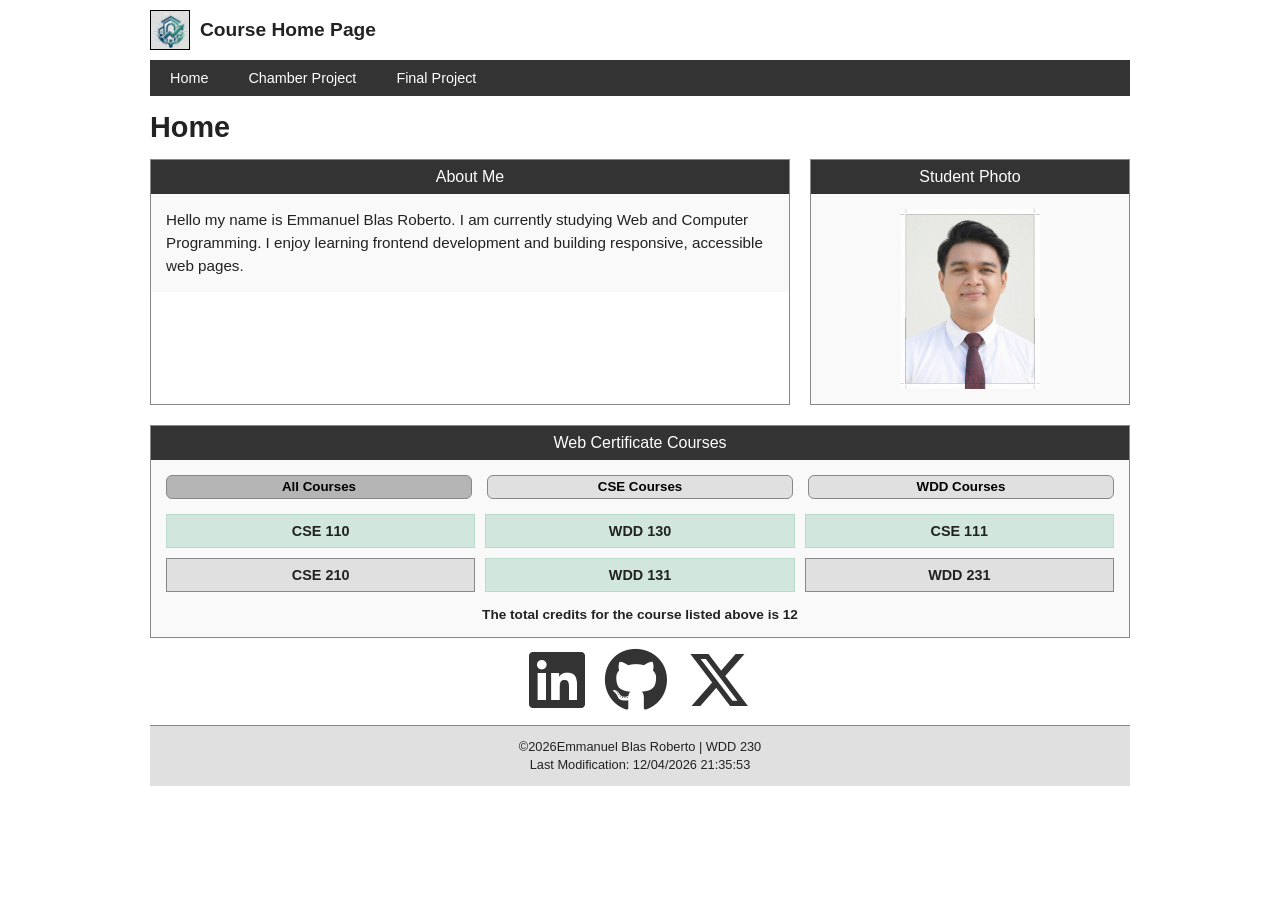
<file: index.html>
<!DOCTYPE html>
<html lang="en">
<head>
    <meta charset="UTF-8">
    <meta name="viewport" content="width=device-width, initial-scale=1.0">
    <title>WDD 231 - Course Home Page | Emmanuel Blas Roberto</title>
    <meta name="description" content="Course home page for Emmanuel Blas Roberto showcasing Web and Computer Programming Certificate course">
    <meta name="author" content="Emmanuel Blas Roberto">

    <link rel="preconnect" href="https://fonts.googleapis.com">
    <link rel="preconnect" href="https://fonts.gstatic.com" crossorigin>
    <link href="https://fonts.googleapis.com/css2?family=Roboto:wght@400;700&display=swap" rel="stylesheet">
    <link rel="stylesheet" href="https://cdnjs.cloudflare.com/ajax/libs/font-awesome/6.5.1/css/all.min.css">

     <link rel="stylesheet" href="styles/small.css">
     <link rel="stylesheet" href="styles/larger.css">


    <script src="scripts/navigation.js" defer ></script>
    <script src="scripts/course.js" defer></script>
    <script src="scripts/date.js" defer ></script>


   
</head>
<body>
    <header>
        <div class="logo-area">
            <img src="images/web-logo.jpg" alt="Web logo"  class="logo-placeholder" width="40" height="40">
            <span class="site-name">Course Home Page</span>
        </div>

        <button id="menu-button" aria-label="Toggle Navigation Menu">&#9776;</button>
        <nav id="nav-menu">
            <a href="index.html">Home</a>
            <a href="chamber/index.html">Chamber Project</a>
            <a href="final/index.html">Final Project</a>
        </nav>
    </header>


    <main>
        <h1>Home</h1>
        <div class="top-content">
            <section class="card about-card">
                <h2>About Me</h2>
                <div class="card-body">
                    <p>Hello my name is Emmanuel Blas Roberto. I am currently studying Web and Computer Programming. I enjoy learning frontend development and building responsive, accessible web pages.</p>
                </div>
            </section>

            <section class="card photo-card">
                <h2>Student Photo</h2>
                <div class="card-body image-container">
                    <img src="images/profile.jpg" alt="My Profile picture" loading="lazy">
                </div>
            </section>
        </div>
            <section class="card courses-card">
                <h2>Web Certificate Courses</h2>
                    <div class="card-body">
                        <div class="filter-buttons">
                            <button id="all-btn"  class="active">All Courses</button>
                            <button id="cse-btn">CSE Courses</button>
                            <button id="wdd-btn">WDD Courses</button>
                        </div>

                        <div id="course-container" class="course-grid"></div>
                        <p id="total-credits" class="credits-info"></p>
                    </div>
            </section>
            
                <div class="social-links">
                    <a href="https://www.linkedin.com/in/emmanuel-blas-roberto-b369972b3/" target="_blank" rel="noopener noreferrer" aria-label="LinkedIn">
                        <i class="fa-brands fa-linkedin fa-2xl"></i>
                    </a>

                    <a href="https://github.com/EmmanuelBlas-eng/wdd231" target="_blank" rel="noopener noreferrer" aria-label="GitHub">
                        <i class="fa-brands fa-github fa-2xl"></i>
                    </a>

                    <a href="https://x.com/yourhandle" target="_blank" rel="noopener noreferrer" aria-label="X (Twitter)">
                        <i class="fa-brands fa-x-twitter fa-2xl"></i>
                    </a>
                </div>

    </main>
    <footer>
        <p>&copy;<span id="currentYear"></span>Emmanuel Blas Roberto | WDD 230</p>
        <p id="lastModified"></p>
    </footer>
</body>
</html>
</file>
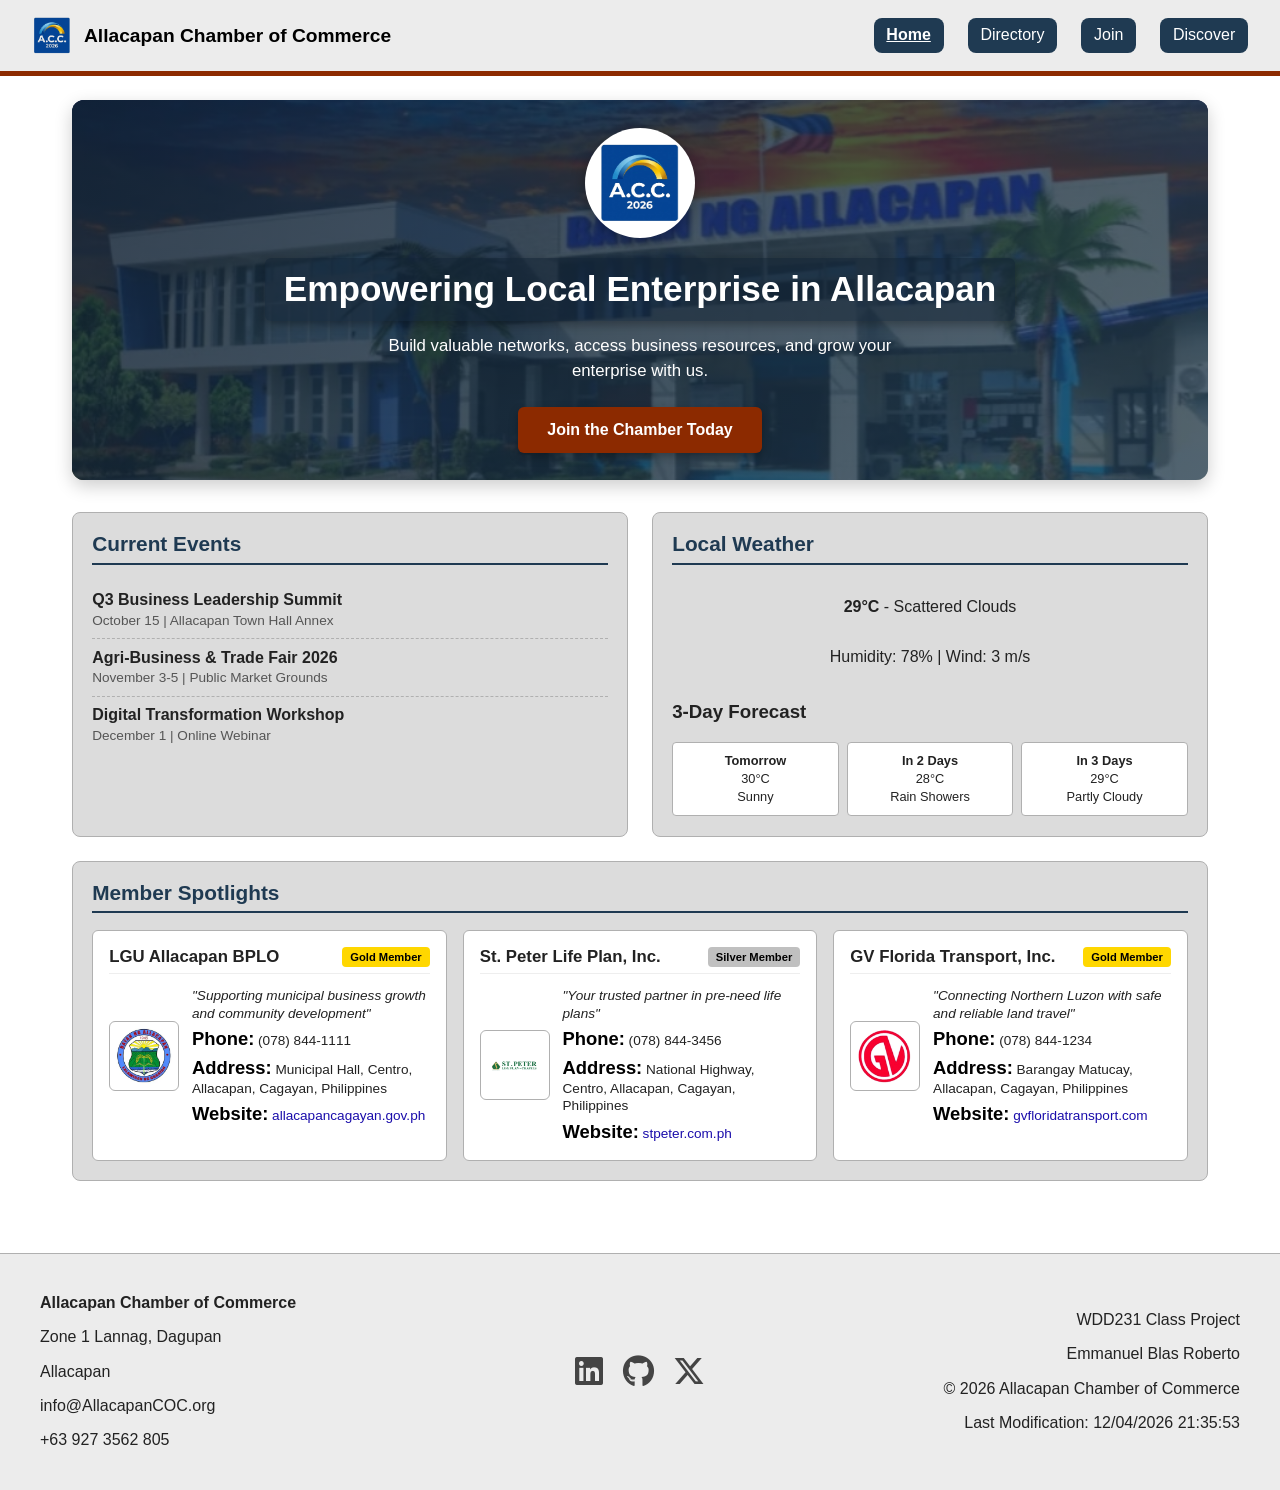
<file: chamber/index.html>
<!DOCTYPE html>
<html lang="en">
<head>
    <meta charset="UTF-8">
    <meta name="viewport" content="width=device-width, initial-scale=1.0">
    <title>Home | Allacapan Chamber of Commerce</title>
    <meta name="description" content="Welcome to the Allacapan Chamber of Commerce. Discover local business events, news, weather updates, and member spotlights.">
    <meta name="author" content="Emmanuel Blas Roberto">

    <link rel="icon" href="../chamber/images/acc-logo.webp" type="image/x-icon">

    <!-- Open Graph Meta Tags -->
    <meta property="og:title" content="Emmanuel Blas Roberto | Allacapan Chamber of Commerce Home">
    <meta property="og:type" content="website">
    <meta property="og:image" content="https://emmanuelblas-eng.github.io/wdd231/chamber/images/acc-logo.webp">
    <meta property="og:url" content="https://emmanuelblas-eng.github.io/wdd231/chamber/index.html">
    <meta property="og:description" content="Supporting business growth and community development in Allacapan, Cagayan.">

    <!-- External Styles and Fonts -->
    <link rel="stylesheet" href="https://cdnjs.cloudflare.com/ajax/libs/font-awesome/6.5.1/css/all.min.css" crossorigin="anonymous" referrerpolicy="no-referrer" />
    <link rel="preconnect" href="https://fonts.googleapis.com">
    <link rel="preconnect" href="https://fonts.gstatic.com" crossorigin>
    <link href="https://fonts.googleapis.com/css2?family=Roboto:wght@400;700&display=swap" rel="stylesheet">

    <!-- CSS Files -->
    <link rel="stylesheet" href="../chamber/normalize.css">
    <link rel="stylesheet" href="../chamber/styles/small.css">
    <link rel="stylesheet" href="../chamber/styles/large.css">

    <!-- JavaScript File -->
    <script src="../chamber/scripts/index.js" defer></script>
</head>
<body>
    <header>
        <div class="logo-container">
            <img src="../chamber/images/acc-logo.webp" alt="Chamber Logo" width="40" height="40">
            <span class="site-name">Allacapan Chamber of Commerce</span>
        </div>
        
        <button id="hamburger-menu" aria-label="Toggle Navigation Menu">&#9776;</button>

        <nav id="primary-nav">
            <ul>
                <li><a href="index.html" class="active">Home</a></li>
                <li><a href="directory.html">Directory</a></li>
                <li><a href="join.html">Join</a></li>
                <li><a href="discover.html">Discover</a></li>
            </ul>
        </nav>
    </header>

    <main>
        <!-- Hero Section with CTA (Call-to-Action) Overlaid Link -->
        <section class="hero">
             <img src="./images/allacapan-municipal-hall.webp" alt="allacapan municipal hall" class="hero-bg-img" loading="eager">

            <div class="hero-overlay"></div>
            <div class="hero-content">
               
                <div class="hero-logo-box">
                    <img src="../chamber/images/acc-logo.webp" alt="Allacapan Town Center Hero View" class="hero-logo" loading="eager">
                </div>
            
                <h1>Empowering Local Enterprise in Allacapan</h1>
                <p>Build valuable networks, access business resources, and grow your enterprise with us.</p>
                <a href="join.html" class="cta-button">Join the Chamber Today</a>
            </div>
        </section>

        <!-- Home Page Grid Sections -->
        <div class="home-grid">
            <!-- Current Events Section -->
            <section class="card events-card">
                <h2>Current Events</h2>
                <ul class="events-list">
                    <li>
                        <strong>Q3 Business Leadership Summit</strong>
                        <p>October 15 | Allacapan Town Hall Annex</p>
                    </li>
                    <li>
                        <strong>Agri-Business & Trade Fair 2026</strong>
                        <p>November 3-5 | Public Market Grounds</p>
                    </li>
                    <li>
                        <strong>Digital Transformation Workshop</strong>
                        <p>December 1 | Online Webinar</p>
                    </li>
                </ul>
            </section>

            <!-- Weather Section -->
            <section class="card weather-card">
                <h2>Local Weather</h2>
                <div id="weather-current" class="weather-current">
                    <p>Loading weather data...</p>
                </div>
                <h3>3-Day Forecast</h3>
                <div id="weather-forecast" class="weather-forecast">
                    <!-- Dynamic 3-Day Forecast populated by JS -->
                </div>
            </section>

            <!-- Member Spotlights Section -->
            <section class="card spotlights-card">
                <h2>Member Spotlights</h2>
                <div id="spotlights-container" class="spotlights-container">
                    <!-- Dynamic Spotlights loaded via Fetch/Async JS -->
                </div>
            </section>
        </div>
    </main>

    <footer>
        <div class="footer-info">
            <div class="contact-info">
                <p><strong>Allacapan Chamber of Commerce</strong></p>
                <p>Zone 1 Lannag, Dagupan</p> 
                <p>Allacapan</p>
                <p>info@AllacapanCOC.org</p>
                <p>+63 927 3562 805</p>
            </div>
            
            <div class="social-links">
                <a href="https://www.linkedin.com/in/emmanuel-blas-roberto-b369972b3/" target="_blank" rel="noopener noreferrer" aria-label="LinkedIn">
                    <i class="fa-brands fa-linkedin fa-2xl"></i>
                </a>

                <a href="https://github.com/EmmanuelBlas-eng/wdd231" target="_blank" rel="noopener noreferrer" aria-label="GitHub">
                    <i class="fa-brands fa-github fa-2xl"></i>
                </a>

                <a href="https://x.com/yourhandle" target="_blank" rel="noopener noreferrer" aria-label="X (Twitter)">
                    <i class="fa-brands fa-x-twitter fa-2xl"></i>
                </a>
            </div>

            <div class="dev-info">
                <p>WDD231 Class Project</p>
                <p>Emmanuel Blas Roberto</p>
                <p>&copy; <span id="currentyear"></span> Allacapan Chamber of Commerce</p>
                <p id="lastModified"></p>
            </div>
        </div>
    </footer>
</body>
</html>
</file>
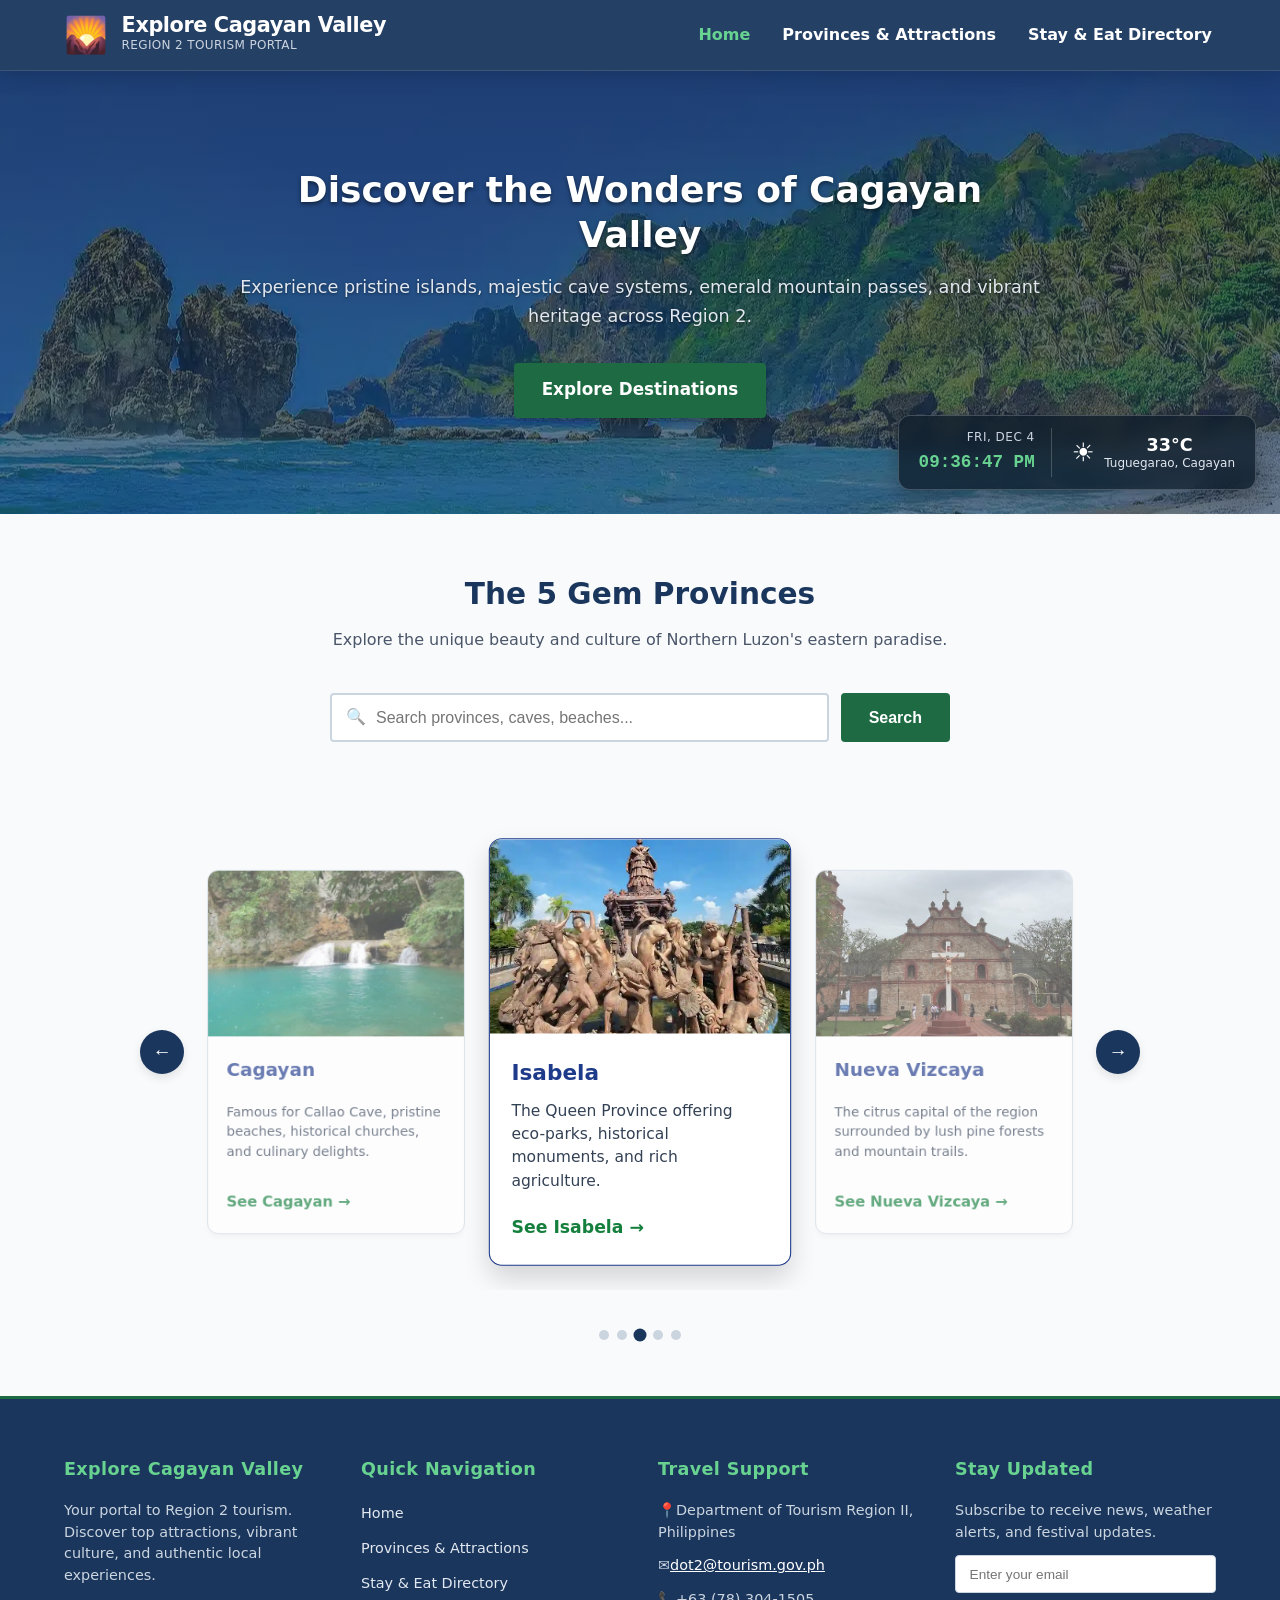
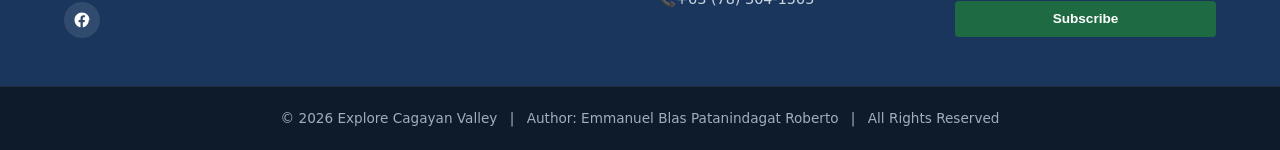
<file: finalproject/index.html>
<!DOCTYPE html>
<html lang="en">
<head>
    <meta charset="UTF-8">
    <meta name="viewport" content="width=device-width, initial-scale=1.0">
    <title>Explore Cagayan Valley | Official Region 2 Tourism Portal</title>

    <!-- SEO Meta Tags -->
    <meta name="description" content="Discover Cagayan Valley (Region 2). Plan your trip to Batanes, Cagayan, Isabela, Nueva Vizcaya, and Quirino with top eco-tours and travel guides.">
    <meta name="author" content="Emmanuel Blas Patanindagat Roberto">

    <!-- Open Graph / Social Sharing Meta Tags -->
    <meta property="og:title" content="Explore Cagayan Valley | Official Region 2 Tourism Portal">
    <meta property="og:description" content="Discover Cagayan Valley (Region 2). Plan your trip to Batanes, Cagayan, Isabela, Nueva Vizcaya, and Quirino with top eco-tours and travel guides.">
    <meta property="og:type" content="website">
    <meta property="og:url" content="https://emmanuelblas-eng.github.io/wdd231/finalproject/index.html">
    <meta property="og:image" content="https://emmanuelblas-eng.github.io/wdd231/finalproject/images/sabtang-island-batanes.webp">

    
    <link rel="icon" href="data:image/svg+xml,%3Csvg%20xmlns=%22http://www.w3.org/2000/svg%22%20viewBox=%220%200%20100%20100%22%3E%3Ctext%20y=%22.9em%22%20font-size=%2290%22%3E🌄%3C/text%3E%3C/svg%3E">
    <link rel="preload" as="image" fetchpriority="high" href="images/sabtang-island-batanes.webp">


    <link rel="stylesheet" href="https://cdnjs.cloudflare.com/ajax/libs/font-awesome/6.5.1/css/all.min.css" crossorigin="anonymous" referrerpolicy="no-referrer" />
    <link rel="preconnect" href="https://fonts.googleapis.com">
    <link rel="preconnect" href="https://fonts.gstatic.com" crossorigin>
    <link href="https://fonts.googleapis.com/css2?family=Roboto:wght@400;700&display=swap" rel="stylesheet">


    <link rel="stylesheet" href="./styles/small.css">
    <link rel="stylesheet" href="./styles/large.css">


    <script type="module" src="./scripts/index.js"></script>
    <script type="module" src="./scripts/slider.js"></script>
    <script type="module" src="./scripts/footer.js"></script>
    <script type="module" src="./scripts/widget.js"></script>

    </head>
<body>
    <header class="site-header">
        <div class="header-container">
            <a href="index.html" class="logo-box">
                <span class="logo-icon">🌄</span>
                <div class="logo-text">
                    <span class="site-title">Explore Cagayan Valley</span>
                    <span class="site-tagline">Region 2 Tourism Portal</span>
                </div>
            </a>
            <button id="hamburger-menu" class="hamburger-btn" type="button" aria-label="Toggle Navigation Menu" aria-controls="primary-nav" aria-expanded="false">
                <span class="bar"></span><span class="bar"></span><span class="bar"></span>
            </button>
            <nav id="primary-nav" class="nav-menu">
                <ul>
                    <li><a href="index.html" class="nav-link active" aria-current="page">Home</a></li>
                    <li><a href="provinces.html" class="nav-link">Provinces &amp; Attractions</a></li>
                    <li><a href="directory.html" class="nav-link">Stay &amp; Eat Directory</a></li>
                </ul>
            </nav>
        </div>
    </header>

    <main>
        <section class="hero-section">
            <div class="hero-content">

                <h1>Discover the Wonders of Cagayan Valley</h1>
                <p>Experience pristine islands, majestic cave systems, emerald mountain passes, and vibrant heritage across Region 2.</p>
                <a href="provinces.html" class="btn-cta">Explore Destinations</a>
            </div>

            <!-- Live Date, Time & Weather Badge -->
            <div class="hero-widget" id="heroWidget">
                <div class="widget-time-box">
                    <span id="widget-date">Loading date...</span>
                    <span id="widget-time" class="widget-time">--:--:-- --</span>
                </div>
                <div class="widget-weather-box">
                    <span id="widget-weather-icon">🌤️</span>
                    <div class="widget-weather-info">
                        <span id="widget-temp">--°C</span>
                        <span id="widget-location">Tuguegarao, Cagayan</span>
                    </div>
                </div>
            </div>
        </section>

        <section class="section-container">
            <div class="section-header">
                <h2>The 5 Gem Provinces</h2>
                <p>Explore the unique beauty and culture of Northern Luzon's eastern paradise.</p>
            </div>

            <!-- Search / Filter Bar -->
            <form class="search-bar-container" action="provinces.html" method="GET" role="search">
                <div class="search-input-wrapper">
                    <span class="search-icon">🔍</span>
                    <input
                        type="search" 
                        id="province-search-input"
                        name="q"
                        placeholder="Search provinces, caves, beaches..." 
                        aria-label="Search destinations"
                    >
                </div>
                <button type="submit" class="btn-search">Search</button>
            </form>

            <!-- Carousel Slider Container -->
            <div class="carousel-wrapper">
                <button type="button" class="carousel-btn prev-btn" id="prevBtn" aria-label="Previous Slide">&larr;</button>

                <div class="carousel-track-container">
                    <div class="carousel-track" id="carouselTrack">

                        <article class="summary-card ">
                            <div class="card-image-wrapper">
                                <img src="images/sabtang-island-batanes.webp" alt="Batanes scenery" width="1280" height="878" loading="lazy" decoding="async">
                            </div>
                            <div class="card-content">
                                <h3>Batanes</h3>
                                <p>Home of dramatic coastal cliffs, rolling pastures, and traditional Ivatan stone houses.</p>
                                <a href="provinces.html?province=batanes" class="card-link">See Batanes &rarr;</a>
                            </div>
                        </article>

                        <article class="summary-card">
                            <div class="card-image-wrapper">
                                    <img src="images/cagayan.webp" alt="Cagayan river and waterfall" width="1252" height="873" loading="lazy" decoding="async">
                                </div>
                            <div class="card-content">
                                    <h3>Cagayan</h3>
                                    <p>Famous for Callao Cave, pristine beaches, historical churches, and culinary delights.</p>
                                    <a href="provinces.html?province=cagayan" class="card-link">See Cagayan &rarr;</a>
                                </div>
                        </article>

                        <!-- Set Isabela as active by default -->
                        <article class="summary-card active">
                            <div class="card-image-wrapper">
                                    <img src="images/isabela.webp" alt="Isabela historic monument and fountain" width="764" height="718" loading="lazy" decoding="async">
                                </div>
                            <div class="card-content">
                                    <h3>Isabela</h3>
                                    <p>The Queen Province offering eco-parks, historical monuments, and rich agriculture.</p>
                                    <a href="provinces.html?province=isabela" class="card-link">See Isabela &rarr;</a>
                                </div>
                        </article>

                        <article class="summary-card">
                            <div class="card-image-wrapper">
                                    <img src="images/nueva-viscaya.webp" alt="Nueva Vizcaya historic church facade" width="500" height="500" loading="lazy" decoding="async">
                                </div>
                            <div class="card-content">
                                    <h3>Nueva Vizcaya</h3>
                                    <p>The citrus capital of the region surrounded by lush pine forests and mountain trails.</p>
                                    <a href="provinces.html?province=nueva-vizcaya" class="card-link">See Nueva Vizcaya &rarr;</a>
                                </div>
                        </article>

                        <article class="summary-card">
                            <div class="card-image-wrapper">
                                    <img src="images/quirino.webp" alt="Quirino river gorge and rock formation" width="1120" height="847" loading="lazy" decoding="async">
                                </div>
                            <div class="card-content">
                                    <h3>Quirino</h3>
                                    <p>The forest heartland featuring turquoise river gorges and thrilling water adventures.</p>
                                    <a href="provinces.html?province=quirino" class="card-link">See Quirino &rarr;</a>
                                </div>
                        </article>

                    </div>
                </div>

                <button type="button" class="carousel-btn next-btn" id="nextBtn" aria-label="Next Slide">&rarr;</button>
            </div>

            <!-- Navigation Indicators/Dots -->
            <div class="carousel-dots" id="carouselDots"></div>
        </section>
    </main>

    <footer class="site-footer">
        <!-- Dynamic 4-Column Grid -->
        <div class="footer-container" id="dynamic-footer-grid"></div>

        <!-- Bottom Copyright Bar -->
        <div class="footer-bottom">
            <p>&copy; <span id="footer-year">2026</span> Explore Cagayan Valley <span class="divider">|</span> Author: Emmanuel Blas Patanindagat Roberto <span class="divider">|</span> All Rights Reserved</p>
        </div>
    </footer>

</body>
</html>
</file>
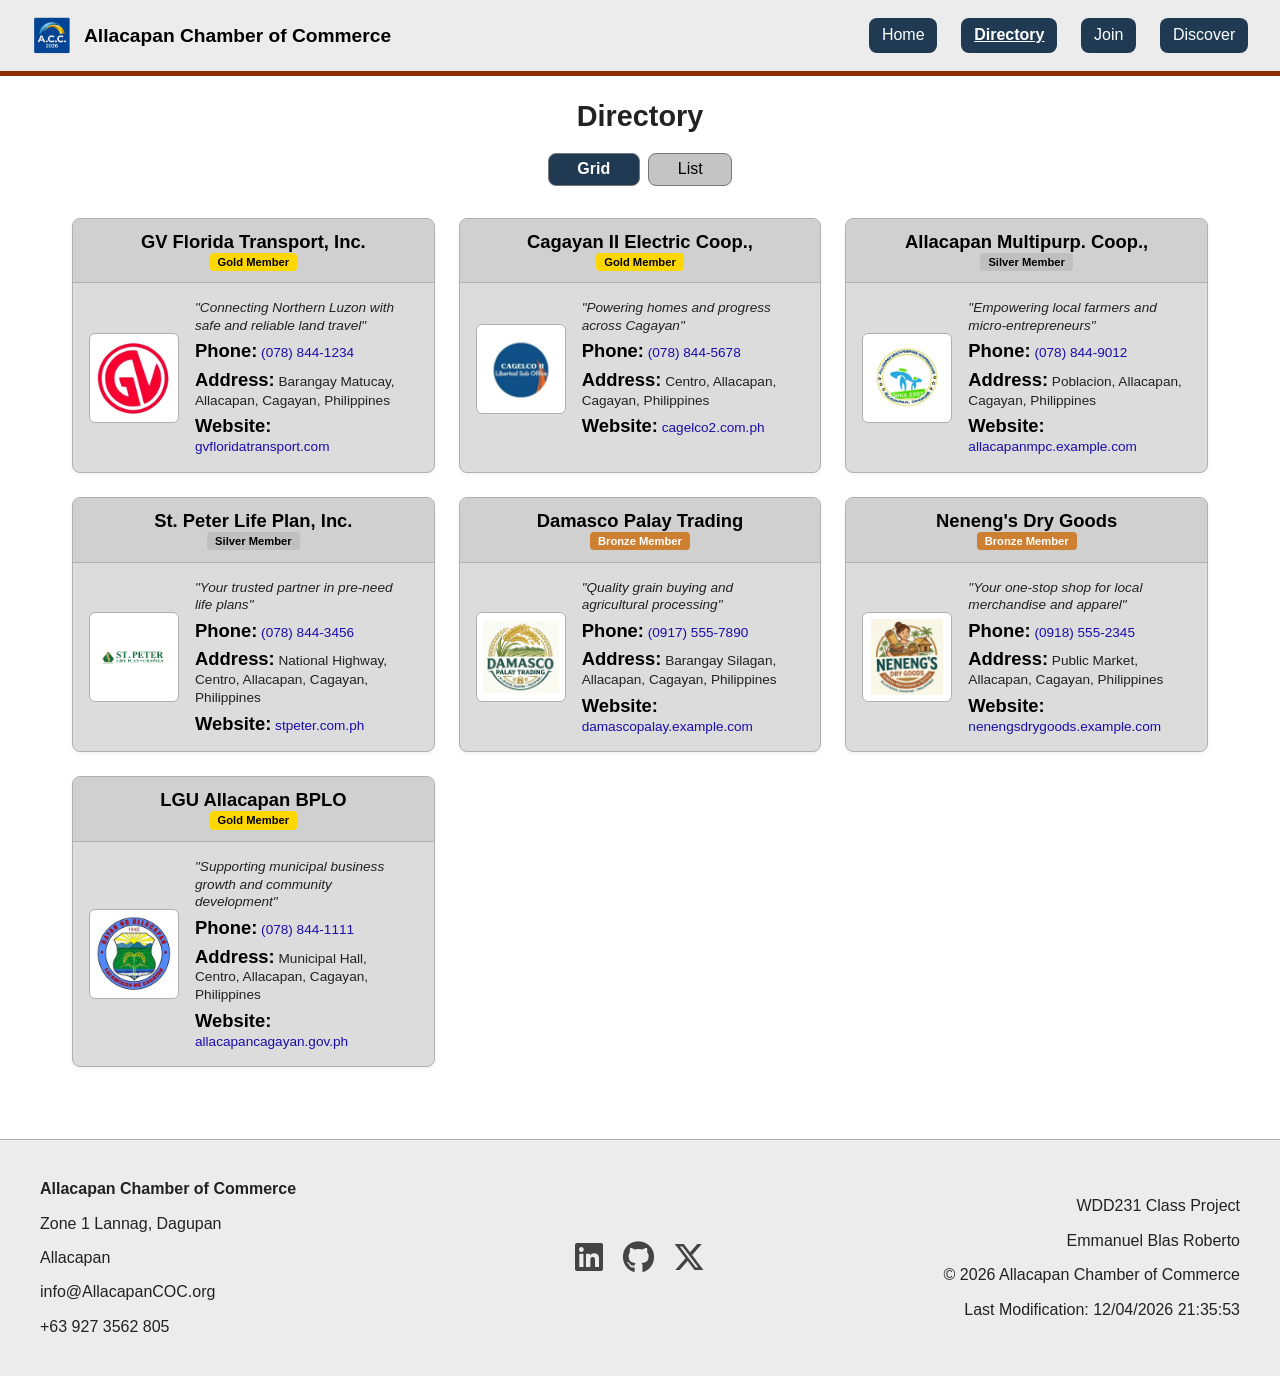
<file: chamber/directory.html>
<!DOCTYPE html>
<html lang="en">
<head>
    <meta charset="UTF-8">
    <meta name="viewport" content="width=device-width, initial-scale=1.0">
    <title>Directory | Allacapan Chamber of Commerce</title>
    <meta name="description" content="Browse local businesses supporting the Allacapan Chamber of Commerce.">
    <meta name="author" content="Emmanuel Blas Roberto">

    <link rel="icon" href="../chamber/images/acc-logo.webp" type="image/x-icon">

   
    <meta property="og:title" content="Emmanuel Blas Roberto | Allacapan Chamber of Commerce Directory">
    <meta property="og:type" content="website">
    <meta property="og:image" content="https://emmanuelblas-eng.github.io/wdd231/chamber/images/acc-logo.webp">
    <meta property="og:url" content="https://emmanuelblas-eng.github.io/wdd231/chamber/directory.html">
    <meta property="og:description" content="Connect with local business members and explore service opportunities in Allacapan Chamber of Commerce directory.">

   
    <link rel="stylesheet" href="https://cdnjs.cloudflare.com/ajax/libs/font-awesome/6.5.1/css/all.min.css" crossorigin="anonymous" referrerpolicy="no-referrer" />

    <link rel="preconnect" href="https://fonts.googleapis.com">
    <link rel="preconnect" href="https://fonts.gstatic.com" crossorigin>
    <link href="https://fonts.googleapis.com/css2?family=Roboto:wght@400;700&display=swap" rel="stylesheet">
    <link rel="stylesheet" href="https://cdnjs.cloudflare.com/ajax/libs/font-awesome/6.5.1/css/all.min.css">

    <link rel="stylesheet" href="../chamber/normalize.css">
    <link rel="stylesheet" href="../chamber/styles/small.css">
    <link rel="stylesheet" href="../chamber/styles/large.css">

    <script src="../chamber/scripts/directory.js" defer></script>
</head>
<body>
    <header>
        <div class="logo-container">
            <img src="../chamber/images/acc-logo.webp" alt="Chamber Logo" width="40" height="40">
            <span class="site-name">Allacapan Chamber of Commerce</span>
        </div>
        
        <button id="hamburger-menu" aria-label="Toggle Navigation Menu">&#9776;</button>

        <nav id="primary-nav">
            <ul>
                <li><a href="index.html">Home</a></li>
                <li><a href="directory.html" class="active">Directory</a></li>
                <li><a href="join.html">Join</a></li>
                <li><a href="discover.html">Discover</a></li>
            </ul>
        </nav>
    </header>

    <main>
        <h1>Directory</h1>

        <div class="views-toggle">
            <button id="grid-view" class="active-view">Grid</button>
            <button id="list-view">List</button>
        </div>

        <div id="members-container" class="grid-view">
            <!-- Dynamically Populated Cards -->
        </div>
    </main>

    <footer>
        <div class="footer-info">
            <div class="contact-info">
                <p><strong>Allacapan Chamber of Commerce</strong></p>
                <p>Zone 1 Lannag, Dagupan   </p> 
                <p>Allacapan</p>
                <p>info@AllacapanCOC.org</p>
                <p>+63 927 3562 805</p>
            </div>
            
            <div class="social-links">
                    <a href="https://www.linkedin.com/in/emmanuel-blas-roberto-b369972b3/" target="_blank" rel="noopener noreferrer" aria-label="LinkedIn">
                        <i class="fa-brands fa-linkedin fa-2xl"></i>
                    </a>

                    <a href="https://github.com/EmmanuelBlas-eng/wdd231" target="_blank" rel="noopener noreferrer" aria-label="GitHub">
                        <i class="fa-brands fa-github fa-2xl"></i>
                    </a>

                    <a href="https://x.com/yourhandle" target="_blank" rel="noopener noreferrer" aria-label="X (Twitter)">
                        <i class="fa-brands fa-x-twitter fa-2xl"></i>
                    </a>
                </div>

            <div class="dev-info">
                <p>WDD231 Class Project</p>
                <p>Emmanuel Blas Roberto</p>
                <p>&copy; <span id="currentyear"></span> Allacapan Chamber of Commerce</p>
                <p id="lastModified"></p>
            </div>
        </div>
    </footer>
</body>
</html>
</file>
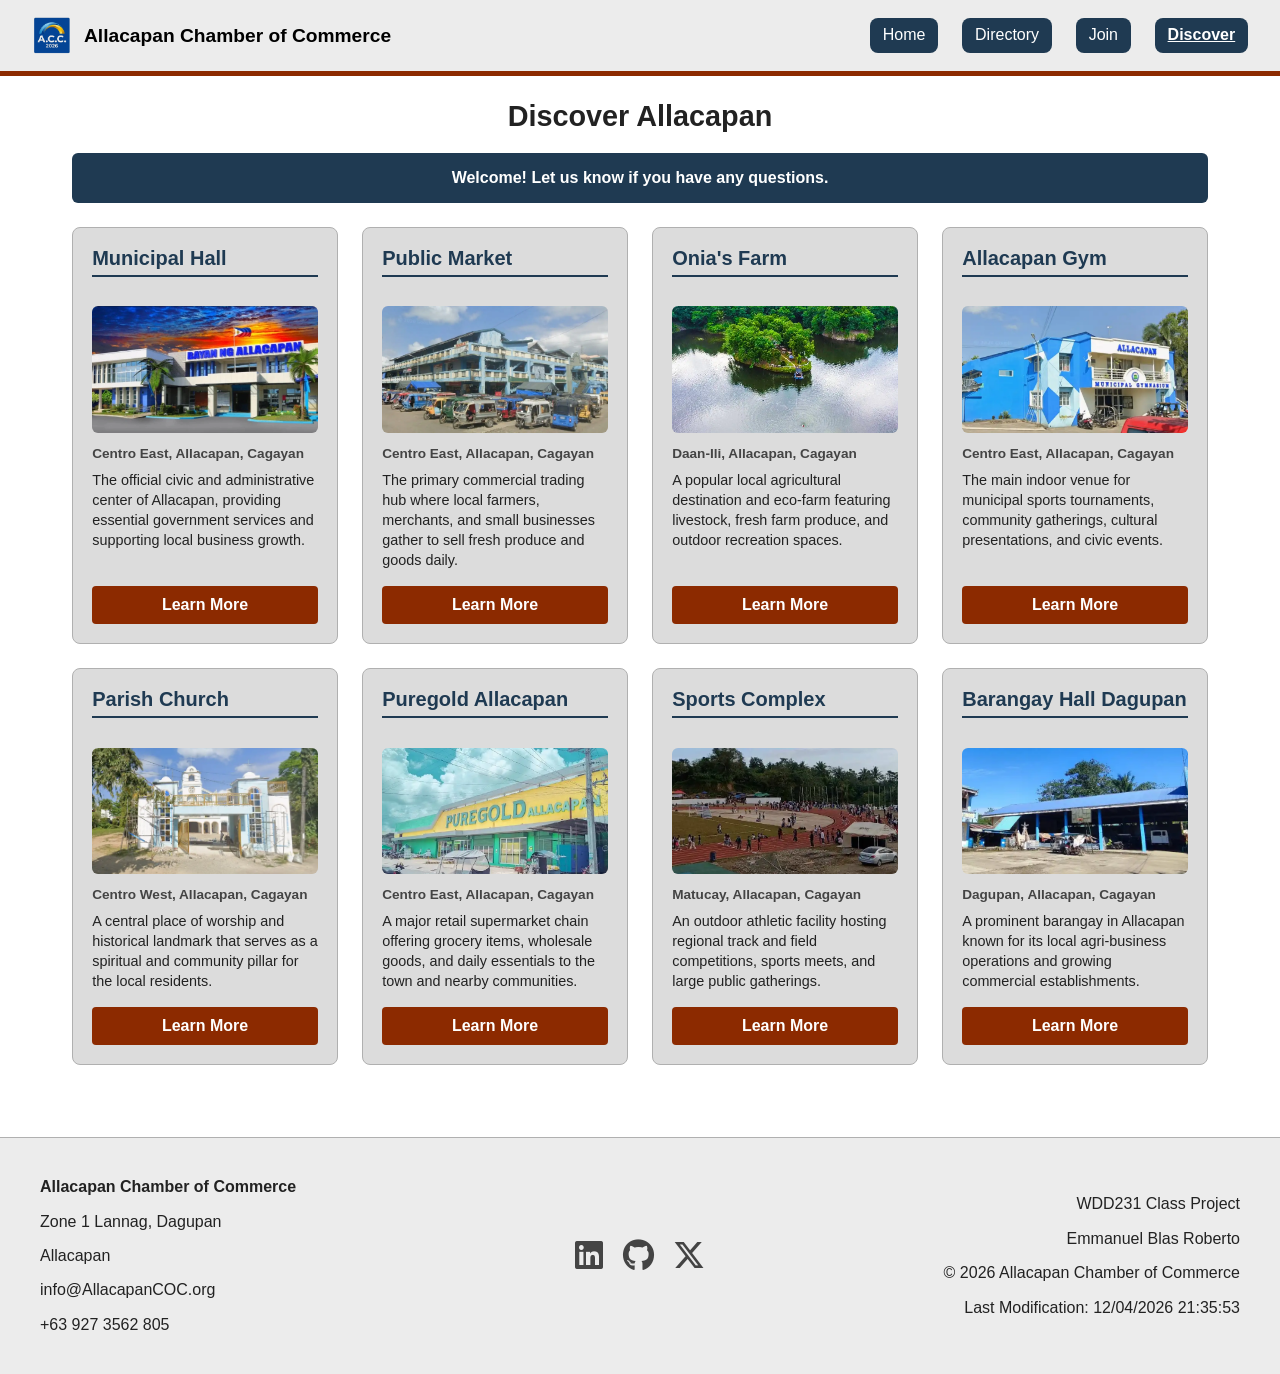
<file: chamber/discover.html>
<!DOCTYPE html>
<html lang="en">
<head>
    <meta charset="UTF-8">
    <meta name="viewport" content="width=device-width, initial-scale=1.0">
    <title>Discover | Allacapan Chamber of Commerce</title>
    <meta name="description" content="Discover points of interest, demographic features, and business opportunities in Allacapan, Cagayan.">
    <meta name="author" content="Emmanuel Blas Roberto">

    <link rel="icon" href="../chamber/images/acc-logo.webp" type="image/x-icon">

    <meta property="og:title" content="Emmanuel Blas Roberto | Allacapan Chamber of Commerce Directory">
    <meta property="og:type" content="website">
    <meta property="og:image" content="https://emmanuelblas-eng.github.io/wdd231/chamber/images/acc-logo.webp">
    <meta property="og:url" content="https://emmanuelblas-eng.github.io/wdd231/chamber/directory.html">
    <meta property="og:description" content="Connect with local business members and explore service opportunities in Allacapan Chamber of Commerce directory.">
    <!-- External Styles and Fonts -->
    <link rel="stylesheet" href="https://cdnjs.cloudflare.com/ajax/libs/font-awesome/6.5.1/css/all.min.css" crossorigin="anonymous" referrerpolicy="no-referrer"/>

    <link rel="preconnect" href="https://fonts.googleapis.com">
    <link rel="preconnect" href="https://fonts.gstatic.com" crossorigin>
    <link href="https://fonts.googleapis.com/css2?family=Roboto:wght@400;700&display=swap" rel="stylesheet">
    <link rel="stylesheet" href="https://cdnjs.cloudflare.com/ajax/libs/font-awesome/6.5.1/css/all.min.css">

    <!-- CSS Files -->
    <link rel="stylesheet" href="../chamber/normalize.css">
    <link rel="stylesheet" href="../chamber/styles/small.css">
    <link rel="stylesheet" href="../chamber/styles/large.css">
    <link rel="stylesheet" href="../chamber/styles/medium.css">

    <!-- JavaScript File -->
    <script type="module" src="../chamber/scripts/discover.js"></script>
</head>
<body>
    <header>
        <div class="logo-container">
            <img src="../chamber/images/acc-logo.webp" alt="Chamber Logo" width="40" height="40">
            <span class="site-name">Allacapan Chamber of Commerce</span>
        </div>
        
        <button id="hamburger-menu" aria-label="Toggle Navigation Menu">&#9776;</button>

        <nav id="primary-nav">
            <ul>
                <li><a href="index.html">Home</a></li>
                <li><a href="directory.html">Directory</a></li>
                <li><a href="join.html">Join</a></li>
                <li><a href="discover.html" class="active">Discover</a></li>
            </ul>
        </nav>
    </header>

    <main>
        <h1>Discover Allacapan</h1>
        
        <!-- Visitor Message Area -->
        <div id="visitor-message" class="visitor-message-box" aria-live="polite"></div>

        <!-- 8 Items Area using Grid Area Template -->
        <div class="discover-grid">
            <!-- Dynamically populated via discover.js -->
        </div>
    </main>

    <footer>
        <div class="footer-info">
            <div class="contact-info">
                <p><strong>Allacapan Chamber of Commerce</strong></p>
                <p>Zone 1 Lannag, Dagupan</p> 
                <p>Allacapan</p>
                <p>info@AllacapanCOC.org</p>
                <p>+63 927 3562 805</p>
            </div>
            
            <div class="social-links">
                <a href="https://www.linkedin.com/in/emmanuel-blas-roberto-b369972b3/" target="_blank" rel="noopener noreferrer" aria-label="LinkedIn">
                    <i class="fa-brands fa-linkedin fa-2xl"></i>
                </a>

                <a href="https://github.com/EmmanuelBlas-eng/wdd231" target="_blank" rel="noopener noreferrer" aria-label="GitHub">
                    <i class="fa-brands fa-github fa-2xl"></i>
                </a>

                <a href="https://x.com/yourhandle" target="_blank" rel="noopener noreferrer" aria-label="X (Twitter)">
                    <i class="fa-brands fa-x-twitter fa-2xl"></i>
                </a>
            </div>

            <div class="dev-info">
                <p>WDD231 Class Project</p>
                <p>Emmanuel Blas Roberto</p>
                <p>&copy; <span id="currentyear"></span> Allacapan Chamber of Commerce</p>
                <p id="lastModified"></p>
            </div>
        </div>
    </footer>
</body>
</html>
</file>
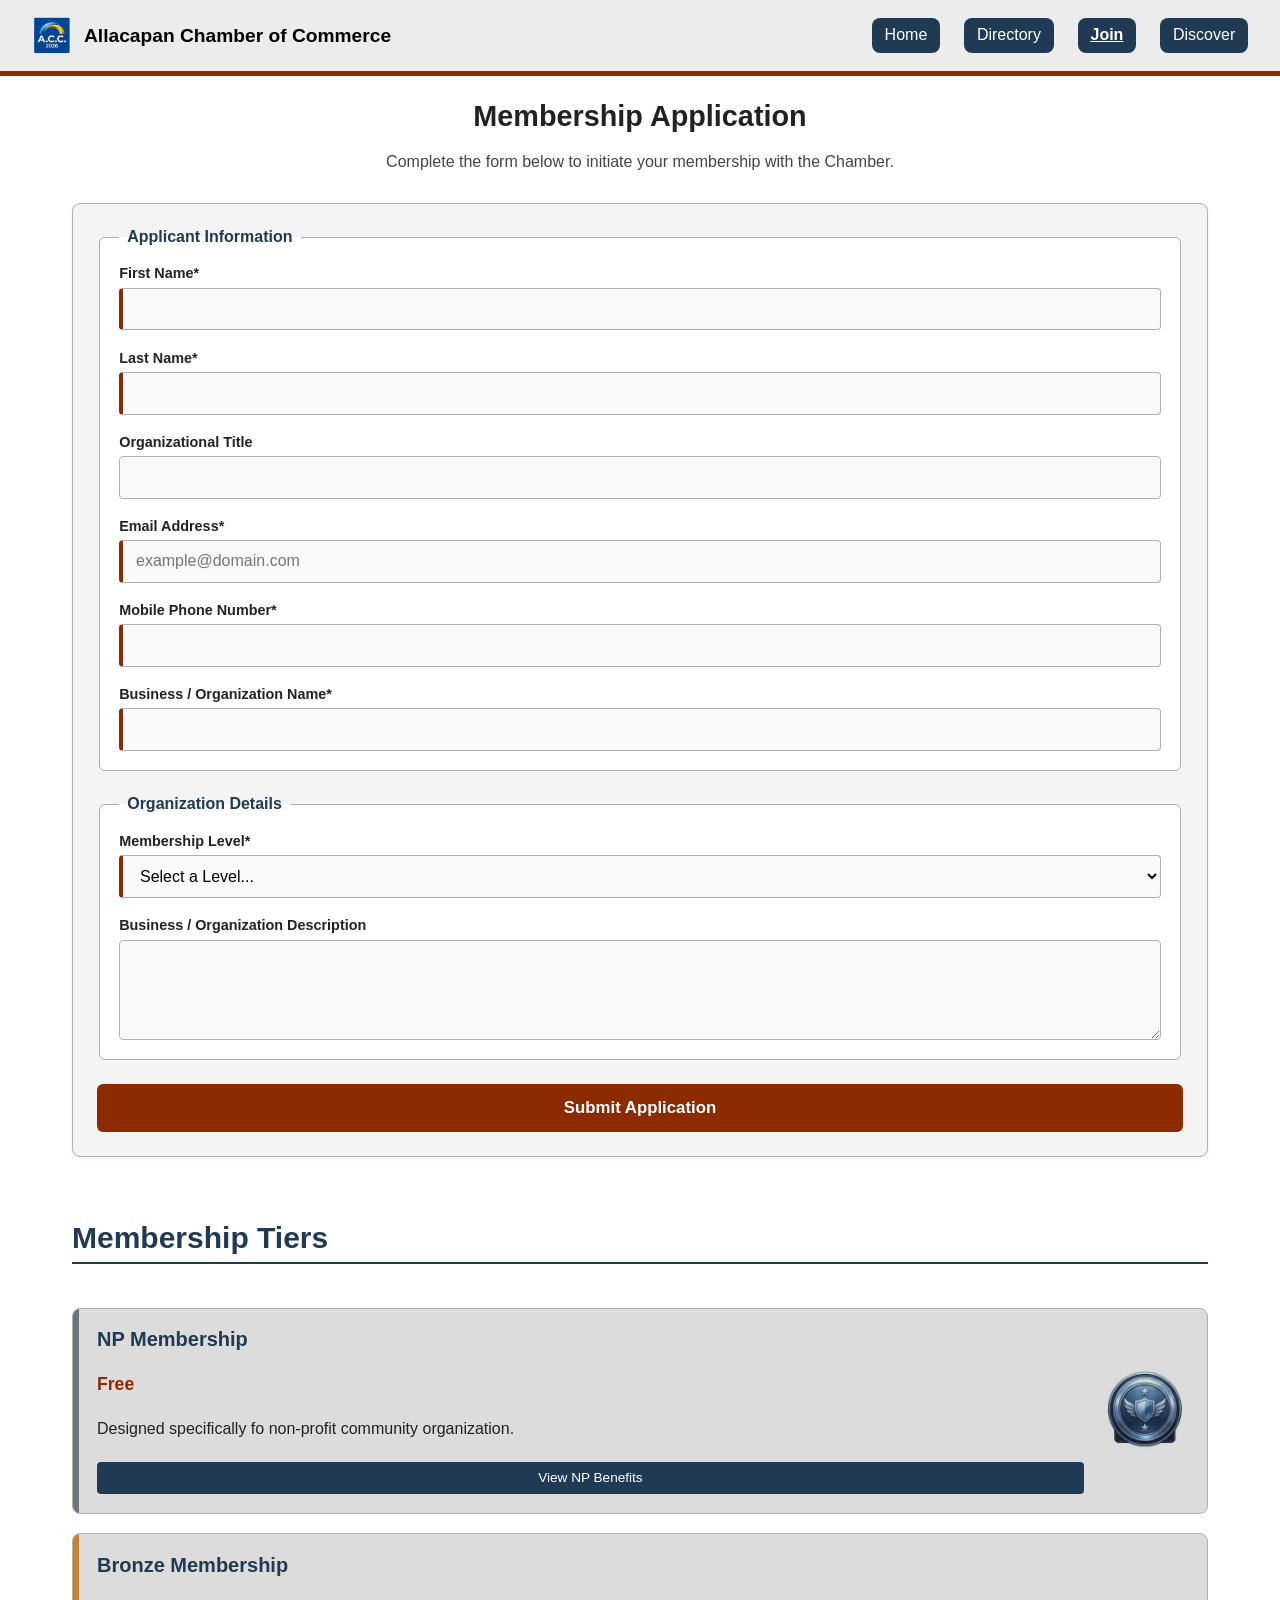
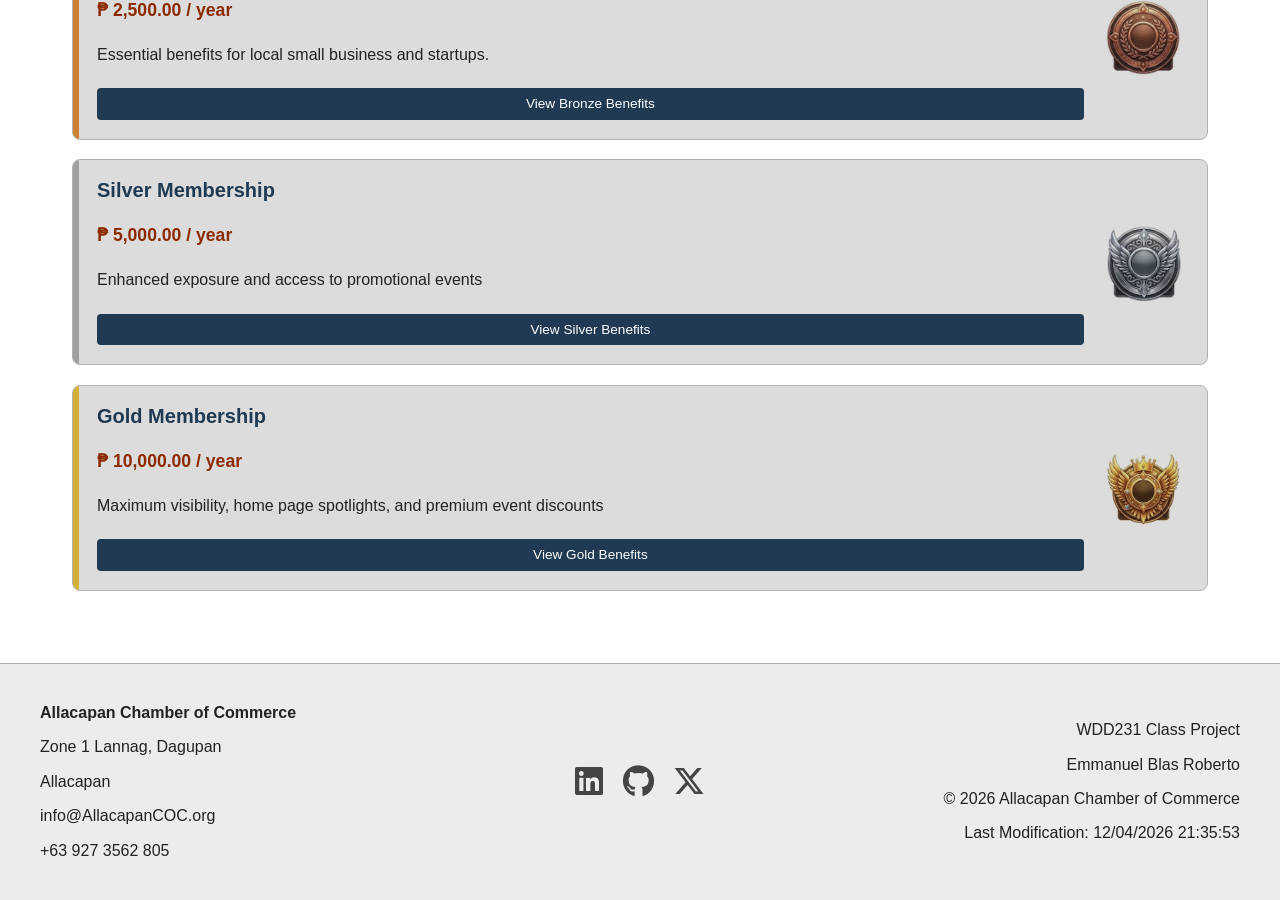
<file: chamber/join.html>
<!DOCTYPE html>
<html lang="en">
<head>
    <meta charset="UTF-8">
    <meta name="viewport" content="width=device-width, initial-scale=1.0">
    <title>Join | Allacapan Chamber of Commerce</title>
    <meta name="description" content="Welcome to the Allacapan Chamber of Commerce. Discover local business events, news, weather updates, and member spotlights.">
    <meta name="author" content="Emmanuel Blas Roberto">

    <link rel="icon" href="../chamber/images/acc-logo.webp" type="image/x-icon">

    <!-- Open Graph Meta Tags -->
    <meta property="og:title" content="Emmanuel Blas Roberto | Allacapan Chamber of Commerce Home">
    <meta property="og:type" content="website">
    <meta property="og:image" content="https://emmanuelblas-eng.github.io/wdd231/chamber/images/acc-logo.webp">
    <meta property="og:url" content="https://emmanuelblas-eng.github.io/wdd231/chamber/index.html">
    <meta property="og:description" content="Supporting business growth and community development in Allacapan, Cagayan.">

    <!-- External Styles and Fonts -->
    <link rel="stylesheet" href="https://cdnjs.cloudflare.com/ajax/libs/font-awesome/6.5.1/css/all.min.css" crossorigin="anonymous" referrerpolicy="no-referrer">
    <link rel="preconnect" href="https://fonts.googleapis.com">
    <link rel="preconnect" href="https://fonts.gstatic.com" crossorigin>
    <link href="https://fonts.googleapis.com/css2?family=Roboto:wght@400;700&display=swap" rel="stylesheet">

    <!-- CSS Files -->
    <link rel="stylesheet" href="../chamber/normalize.css">
    <link rel="stylesheet" href="../chamber/styles/small.css">
    <link rel="stylesheet" href="../chamber/styles/large.css">

    <!-- JavaScript File -->
    <script src="../chamber/scripts/join.js" defer></script>
    
</head>
<body>
    <header>
        <div class="logo-container">
            <img src="../chamber/images/acc-logo.webp" alt="Chamber Logo" width="40" height="40">
            <span class="site-name">Allacapan Chamber of Commerce</span>
        </div>
        
        <button id="hamburger-menu" aria-label="Toggle Navigation Menu">&#9776;</button>

        <nav id="primary-nav">
            <ul>
                <li><a href="index.html">Home</a></li>
                <li><a href="directory.html">Directory</a></li>
                <li><a href="join.html"  class="active">Join</a></li>
                <li><a href="discover.html">Discover</a></li>
            </ul>
        </nav>
    </header>

    <main>   
        <h1>Membership Application</h1>
        <p class="join-intro">Complete the form below to initiate your membership with the Chamber.</p>
   
        <!-- Home Page Grid Sections -->
        <div class="join-container">
            <!-- Current Events Section -->
           <form method="get" action="thankyou.html" class="join-form">
                <fieldset>
                    <legend>Applicant Information</legend>

                    <div class="form-row">
                        <label for="fname">First Name*
                            <input type="text" id="fname" name="fname" required autocomplete="given-name" title="Enter your first name">
                        </label>

                        <label for="lname">Last Name*
                            <input type="text" id="lname" name="lname" required autocomplete="family-name" title="Enter your last name">
                        </label>
                    </div>

                    <div class="form-row">
                        <label for="title">Organizational Title
                            <input type="text" id="title" name="title" autocomplete="organization-title" pattern="[A-Za-z\s\-]{7,}" title="Alpha characters, hyphens, and spaces only (minimum 7 characters)">
                        </label>

                        <label for="email">Email Address*
                            <input type="email" id="email" name="email" required autocomplete="email" placeholder="example@domain.com" title="Enter a valid email address">
                        </label>
                    </div>

                    <div class="form-row">
                        <label for="phone">Mobile Phone Number*
                            <input type="tel" id="phone" name="phone" required autocomplete="tel" title="Enter your mobile phone number">
                        </label>

                        <label for="organization">Business / Organization Name*
                            <input type="text" id="organization" name="organization" required autocomplete="organization" title="Enter your business or organization name">
                        </label>
                    </div>
                </fieldset>

                <fieldset>
                    <legend>Organization Details</legend>

                    <label for="membership">Membership Level*
                        <select id="membership" name="membership" required autocomplete="off" title="Select a membership level">
                            <option value="" disabled selected>Select a Level...</option>
                            <option value="np">NP Membership (Non-Profit / Free)</option>
                            <option value="bronze">Bronze Membership</option>
                            <option value="silver">Silver Membership</option>
                            <option value="gold">Gold Membership</option>
                        </select>
                    </label>

                    <label for="description">Business / Organization Description
                        <textarea id="description" name="description" rows="4" autocomplete="off" title="Briefly describe your business or organization"></textarea>
                    </label>
                </fieldset>

                <!-- Hidden Timestamp Field -->
                <input type="hidden" id="timestamp" name="timestamp">

                <input type="submit" value="Submit Application" class="submit-btn">
            </form>

            <section class="membership-cards" aria-label="Membership Tiers">
                <h2>Membership Tiers</h2>

                <div class="card tier-card np-card">
                    <h3>NP Membership</h3>
                    <p class="cost">Free</p>
                    <p>Designed specifically fo non-profit community organization.</p>
                    <img src="images/free-tier.webp" alt="Free Tier Logo" class="photo-card">
                    <button type="button" class="modal-open-btn" data-modal="modal-np">View NP Benefits</button>
                </div>

                <div class="card tier-card bronze-card">
                    <h3>Bronze Membership</h3>
                    <p class="cost">&#8369; 2,500.00 / year </p>
                    <p>Essential benefits for local small business and startups.</p>
                    <img src="images/bronze-tier.webp" alt="Free Tier Logo" class="photo-card">
                    <button type="button" class="modal-open-btn" data-modal="modal-bronze">View Bronze Benefits</button>
                </div>

                <div class="card tier-card silver-card">
                    <h3>Silver Membership</h3>
                    <p class="cost">&#8369; 5,000.00 / year</p>
                    <p>Enhanced exposure and access to promotional events</p>
                    <img src="images/silver-tier.webp" alt="Free Tier Logo" class="photo-card">
                    <button type="button" class="modal-open-btn" data-modal="modal-silver">View Silver Benefits</button>
                </div>

                <div class="card tier-card gold-card">
                    <h3>Gold Membership</h3>
                    <p class="cost">&#8369; 10,000.00 / year</p>
                    <p>Maximum visibility, home page spotlights, and premium event discounts</p>
                    <img src="images/gold-tier.webp" alt="Free Tier Logo" class="photo-card">
                    <button type="button" class="modal-open-btn" data-modal="modal-gold">View Gold Benefits</button>
                </div>

            </section>
       

            <dialog id="modal-np">
                <div class="modal-content">
                    <h3>NP Membership Benefits</h3>
                    <ul>
                        <li>Free Membership fpr registered non-profit entities</li>
                        <li>Listing on the Chamber Directory</li>
                        <li>Access to general networking meetings</li>
                        <li>Community bulletin postings</li>
                    </ul>
                    <button type="button" class="modal-close-btn">Close</button>
                </div>
            </dialog>

            <dialog id="modal-bronze">
                <div class="modal-content">
                    <h3>Bronze Membership Benefits</h3>
                    <ul>
                        <li>Includes all NP tiers benefits</li>
                        <li>Directory listing with business logo and link</li>
                        <li>Invitation to monthly business training workshops</li>
                        <li>10% discount on Chamber event tickets</li>
                    </ul>
                    <button type="button" class="modal-close-btn">Close</button>
                </div>
            </dialog>


            <dialog id="modal-silver">
                <div class="modal-content">
                    <h3>Silver Membership Benefits</h3>
                    <ul>
                        <li>Includes all Bronze tier benefits</li>
                        <li>Randomized Silver Member Spotlight rotation on homepage</li>
                        <li>20% discount on Chamber event tickets and trade fairs</li>
                        <li>1 free sponsored social media post per year</li>
                    </ul>
                    <button type="button" class="modal-close-btn">Close</button>
                </div>
            </dialog>


            <dialog id="modal-gold">
                <div class="modal-content">
                    <h3>Gold Membership Benefits</h3>
                    <ul>
                        <li>Includes all Silver tier benefits</li>
                        <li>Priority Gold Member Spotlight placement on homepage</li>
                        <li>30% discount on all chamber events and trades booths</li>
                        <li>Banner placement on chamber quarterly newsletter</li>
                        <li>Free booth at the annual Agri-Business & Trade Fair</li>
                    </ul>
                    <button type="button" class="modal-close-btn">Close</button>
                </div>
            </dialog>
        </div>
           
    </main>

    <footer>
        <div class="footer-info">
            <div class="contact-info">
                <p><strong>Allacapan Chamber of Commerce</strong></p>
                <p>Zone 1 Lannag, Dagupan</p> 
                <p>Allacapan</p>
                <p>info@AllacapanCOC.org</p>
                <p>+63 927 3562 805</p>
            </div>
            
            <div class="social-links">
                <a href="https://www.linkedin.com/in/emmanuel-blas-roberto-b369972b3/" target="_blank" rel="noopener noreferrer" aria-label="LinkedIn">
                    <i class="fa-brands fa-linkedin fa-2xl"></i>
                </a>

                <a href="https://github.com/EmmanuelBlas-eng/wdd231" target="_blank" rel="noopener noreferrer" aria-label="GitHub">
                    <i class="fa-brands fa-github fa-2xl"></i>
                </a>

                <a href="https://x.com/yourhandle" target="_blank" rel="noopener noreferrer" aria-label="X (Twitter)">
                    <i class="fa-brands fa-x-twitter fa-2xl"></i>
                </a>
            </div>

            <div class="dev-info">
                <p>WDD231 Class Project</p>
                <p>Emmanuel Blas Roberto</p>
                <p>&copy; <span id="currentyear"></span> Allacapan Chamber of Commerce</p>
                <p id="lastModified"></p>
            </div>
        </div>
    </footer>
</body>
</html>
</file>
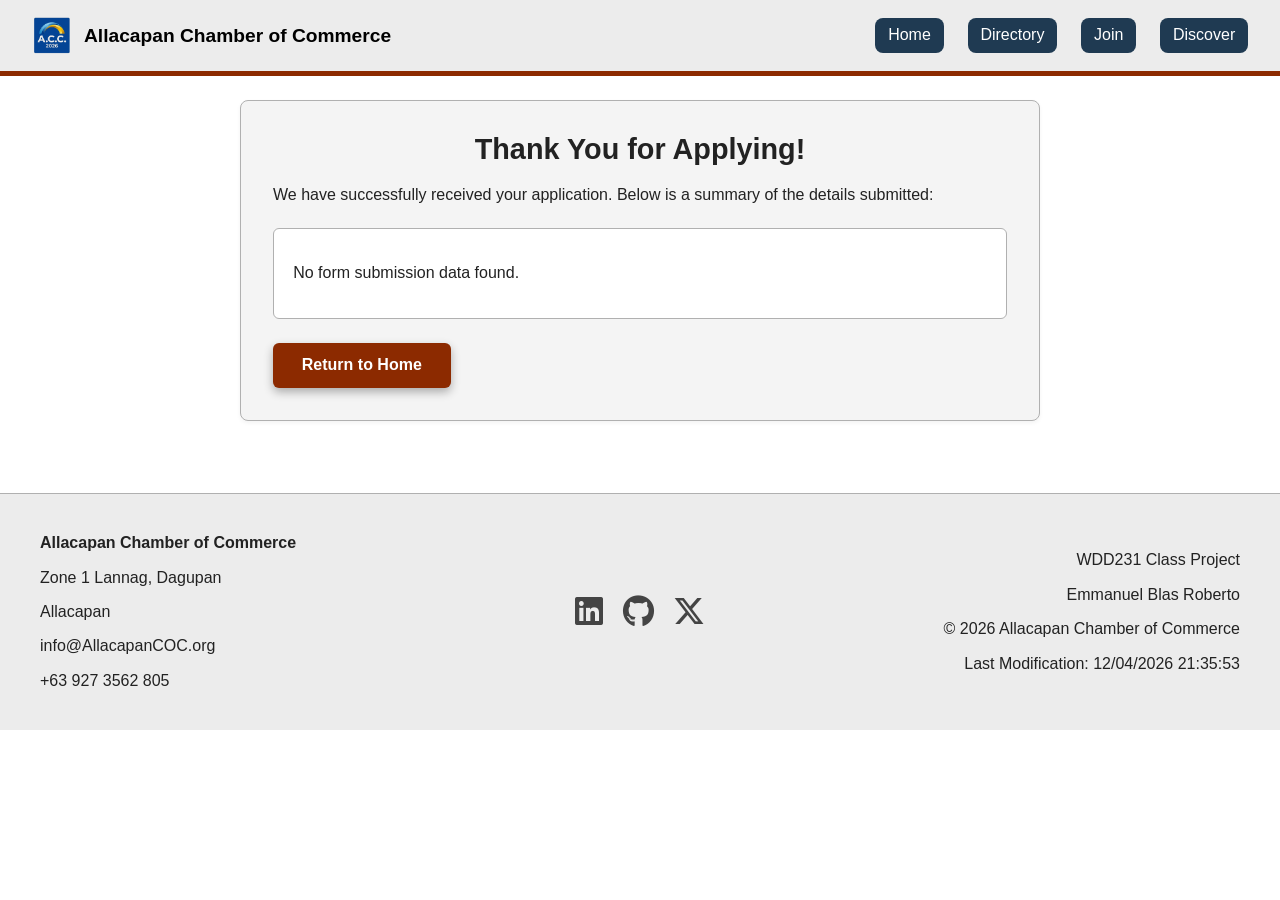
<file: chamber/thankyou.html>
<!DOCTYPE html>
<html lang="en">
<head>
    <meta charset="UTF-8">
    <meta name="viewport" content="width=device-width, initial-scale=1.0">
    <title>Thank You | Allacapan Chamber of Commerce</title>
    <meta name="description" content="Application received acknowledgment page for Allacapan Chamber of Commerce.">
    <meta name="author" content="Emmanuel Blas Roberto">

    <link rel="icon" href="../chamber/images/acc-logo.webp" type="image/x-icon">

    <!-- External Fonts & Icons -->
    <link rel="stylesheet" href="https://cdnjs.cloudflare.com/ajax/libs/font-awesome/6.5.1/css/all.min.css" crossorigin="anonymous" referrerpolicy="no-referrer" />
    <link rel="preconnect" href="https://fonts.googleapis.com">
    <link rel="preconnect" href="https://fonts.gstatic.com" crossorigin>
    <link href="https://fonts.googleapis.com/css2?family=Roboto:wght@400;700&display=swap" rel="stylesheet">

    <!-- Stylesheets -->
    <link rel="stylesheet" href="../chamber/normalize.css">
    <link rel="stylesheet" href="../chamber/styles/small.css">
    <link rel="stylesheet" href="../chamber/styles/large.css">

    <!-- Script -->
    <script src="../chamber/scripts/thankyou.js" defer></script>
</head>
<body>
    <header>
        <div class="logo-container">
            <img src="../chamber/images/acc-logo.webp" alt="Chamber Logo" width="40" height="40">
            <span class="site-name">Allacapan Chamber of Commerce</span>
        </div>
        
        <button id="hamburger-menu" aria-label="Toggle Navigation Menu">&#9776;</button>

        <nav id="primary-nav">
            <ul>
                <li><a href="index.html">Home</a></li>
                <li><a href="directory.html">Directory</a></li>
                <li><a href="join.html">Join</a></li>
                <li><a href="discover.html">Discover</a></li>
            </ul>
        </nav>
    </header>

    <main>
        <section class="thankyou-card">
            <h1>Thank You for Applying!</h1>
            <p>We have successfully received your application. Below is a summary of the details submitted:</p>

            <div id="results" class="results-container">
                <!-- Dynamically populated required fields parsed from URL GET parameters -->
            </div>

            <a href="index.html" class="cta-button" style="margin-top: 1.5rem; inline-size: fit-content;">Return to Home</a>
        </section>
    </main>

    <footer>
        <div class="footer-info">
            <div class="contact-info">
                <p><strong>Allacapan Chamber of Commerce</strong></p>
                <p>Zone 1 Lannag, Dagupan</p> 
                <p>Allacapan</p>
                <p>info@AllacapanCOC.org</p>
                <p>+63 927 3562 805</p>
            </div>
            
            <div class="social-links">
                <a href="https://www.linkedin.com/in/emmanuel-blas-roberto-b369972b3/" target="_blank" rel="noopener noreferrer" aria-label="LinkedIn">
                    <i class="fa-brands fa-linkedin fa-2xl"></i>
                </a>
                <a href="https://github.com/EmmanuelBlas-eng/wdd231" target="_blank" rel="noopener noreferrer" aria-label="GitHub">
                    <i class="fa-brands fa-github fa-2xl"></i>
                </a>
                <a href="https://x.com/yourhandle" target="_blank" rel="noopener noreferrer" aria-label="X (Twitter)">
                    <i class="fa-brands fa-x-twitter fa-2xl"></i>
                </a>
            </div>

            <div class="dev-info">
                <p>WDD231 Class Project</p>
                <p>Emmanuel Blas Roberto</p>
                <p>&copy; <span id="currentyear"></span> Allacapan Chamber of Commerce</p>
                <p id="lastModified"></p>
            </div>
        </div>
    </footer>
</body>
</html>
</file>
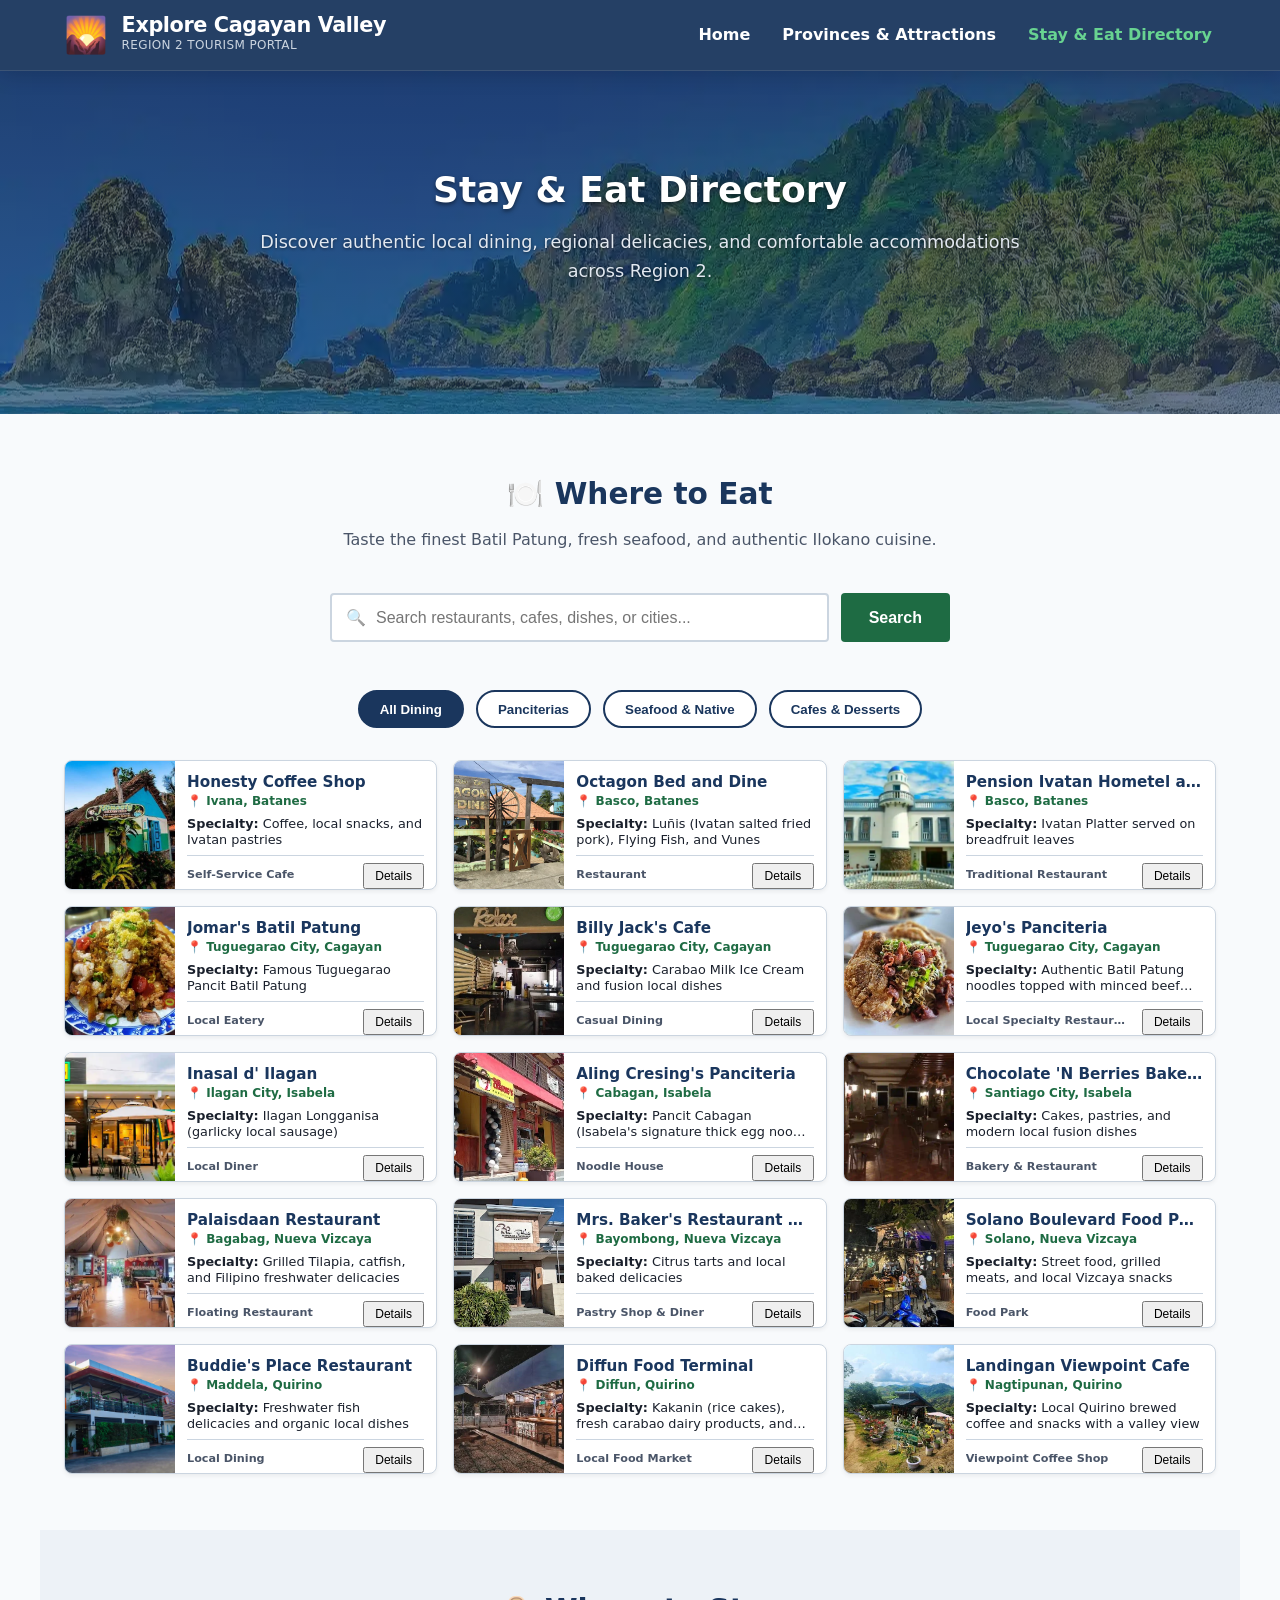
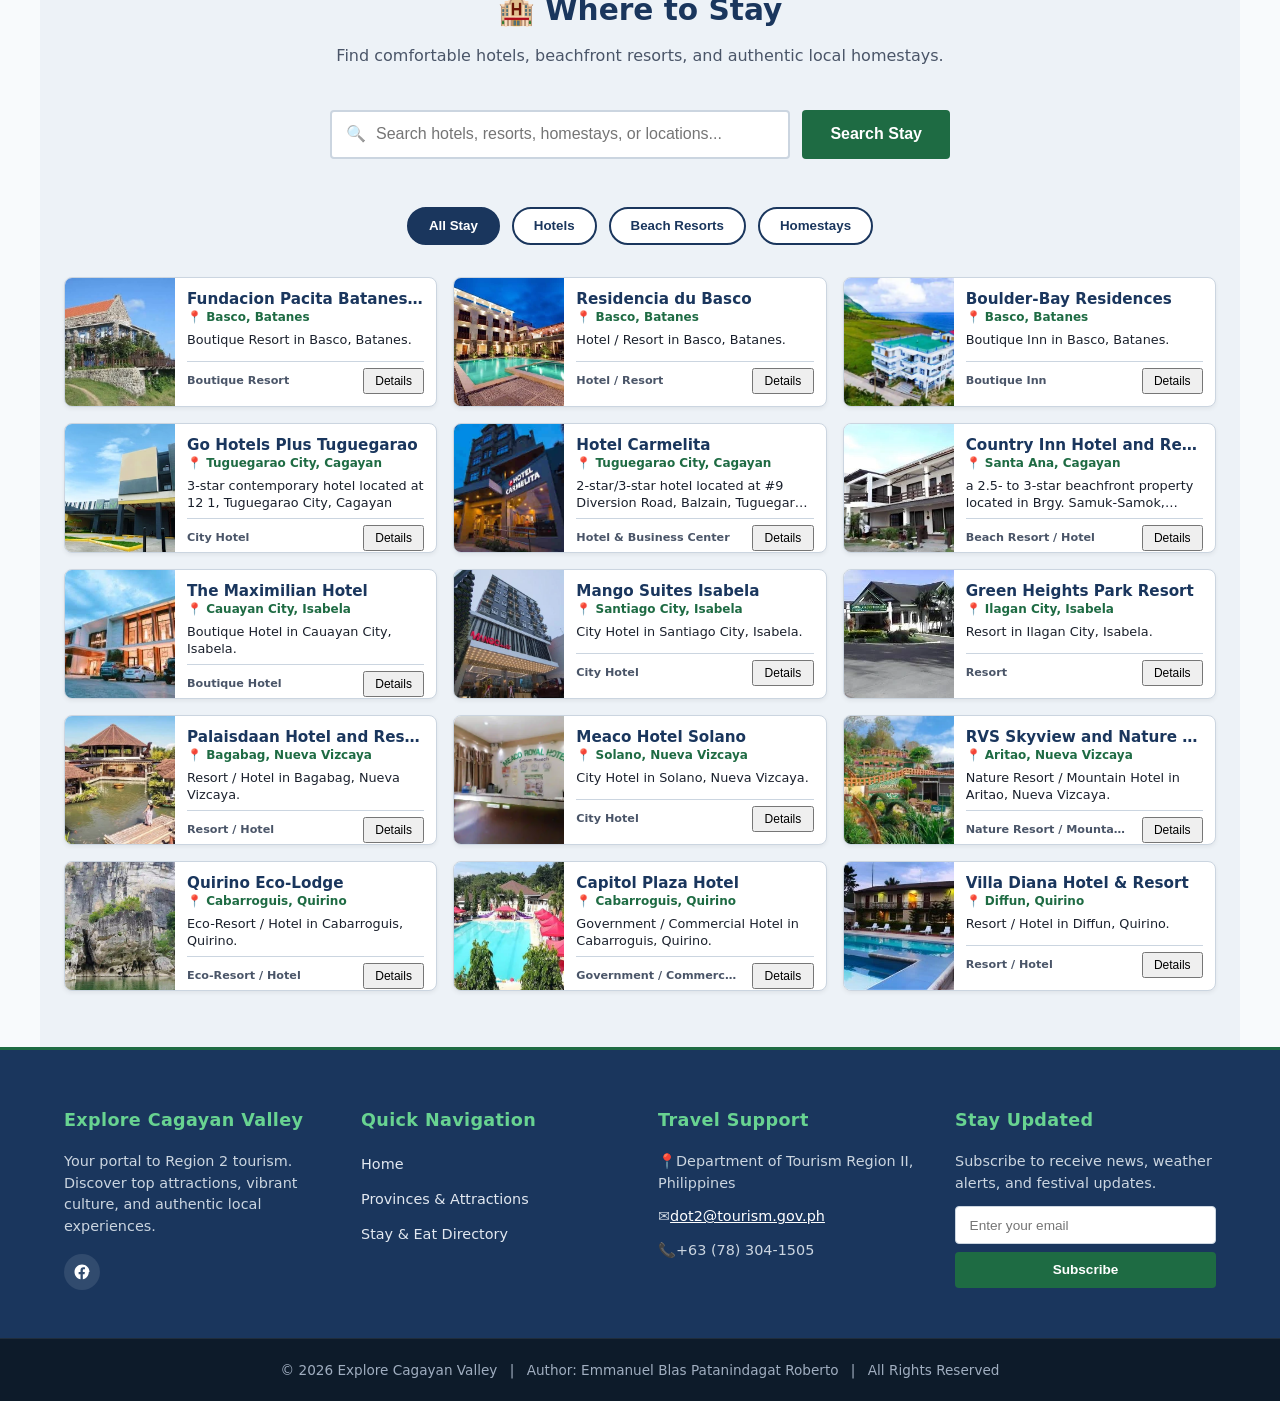
<file: finalproject/directory.html>
<!DOCTYPE html>
<html lang="en">
<head>
    <meta charset="UTF-8">
    <meta name="viewport" content="width=device-width, initial-scale=1.0">
    <title>Eat &amp; Stay Directory - Explore Cagayan Valley</title>

    <meta name="description" content="Find locally recommended restaurants, cafes, hotels, resorts, and homestays throughout Cagayan Valley's five provinces.">
    <meta name="author" content="Emmanuel Blas Patanindagat Roberto">

    <meta property="og:title" content="Stay &amp; Eat Directory | Explore Cagayan Valley">
    <meta property="og:description" content="Browse dining and accommodation options across Batanes, Cagayan, Isabela, Nueva Vizcaya, and Quirino.">
    <meta property="og:type" content="website">
    <meta property="og:url" content="https://emmanuelblas-eng.github.io/wdd231/finalproject/directory.html">
    <meta property="og:image" content="https://emmanuelblas-eng.github.io/wdd231/finalproject/images/honesty-coffee-shop.webp">

    <link rel="icon" href="data:image/svg+xml,%3Csvg%20xmlns=%22http://www.w3.org/2000/svg%22%20viewBox=%220%200%20100%20100%22%3E%3Ctext%20y=%22.9em%22%20font-size=%2290%22%3E🌄%3C/text%3E%3C/svg%3E"><!-- Preload the LCP hero background image for faster Largest Contentful Paint -->
    <link rel="preload" as="image" fetchpriority="high" href="./images/sabtang-island-batanes.webp">

    <link rel="stylesheet" href="https://cdnjs.cloudflare.com/ajax/libs/font-awesome/6.5.1/css/all.min.css" crossorigin="anonymous" referrerpolicy="no-referrer" />
    <link rel="preconnect" href="https://fonts.googleapis.com">
    <link rel="preconnect" href="https://fonts.gstatic.com" crossorigin>
    <link href="https://fonts.googleapis.com/css2?family=Roboto:wght@400;700&display=swap" rel="stylesheet">

    <link rel="stylesheet" href="./styles/small.css">
    <link rel="stylesheet" href="./styles/large.css">


    <script type="module" src="./scripts/directory.js"></script>
    <script type="module" src="./scripts/footer.js"></script>


    </head>
<body>

    <!-- SITE HEADER -->
    <header class="site-header">
        <div class="header-container">
            <a href="index.html" class="logo-box">
                <span class="logo-icon">🌄</span>
                <div class="logo-text">
                    <span class="site-title">Explore Cagayan Valley</span>
                    <span class="site-tagline">Region 2 Tourism Portal</span>
                </div>
            </a>

            <button id="hamburger-menu" class="hamburger-btn" type="button" aria-label="Toggle Navigation Menu" aria-controls="primary-nav" aria-expanded="false">
                <span class="bar"></span><span class="bar"></span><span class="bar"></span>
            </button>

            <nav id="primary-nav" class="nav-menu">
                <ul>
                    <li><a href="index.html" class="nav-link">Home</a></li>
                    <li><a href="provinces.html" class="nav-link">Provinces &amp; Attractions</a></li>
                    <li><a href="directory.html" class="nav-link active" aria-current="page">Stay &amp; Eat Directory</a></li>
                </ul>
            </nav>
        </div>
    </header>

    <!-- PAGE HERO HEADER -->
    <section class="hero-section">
        <div class="hero-content">
            <h1>Stay &amp; Eat Directory</h1>
            <p>Discover authentic local dining, regional delicacies, and comfortable accommodations across Region 2.</p>
        </div>
    </section>

    <main>
        <!-- UPPER SECTION: WHERE TO EAT DIRECTORY -->
        <section id="eat-directory" class="section-container">
            <div class="section-header">
                <h2>🍽️ Where to Eat</h2>
                <p>Taste the finest Batil Patung, fresh seafood, and authentic Ilokano cuisine.</p>
            </div>

            <!-- EAT SEARCH BAR -->
            <div class="search-bar-container">
                <div class="search-input-wrapper">
                    <span class="search-icon">🔍</span>
                    <input type="text" id="eat-search-input" placeholder="Search restaurants, cafes, dishes, or cities..." aria-label="Search dining options">
                </div>
                <button type="button" class="btn-search" id="eat-search-btn">Search</button>
            </div>

            <!-- EAT CATEGORY FILTERS -->
            <div class="eat-filter-bar filter-spacing">
                <button type="button" class="eat-btn active" data-eat-filter="all">All Dining</button>
                <button type="button" class="eat-btn" data-eat-filter="panciteria">Panciterias</button>
                <button type="button" class="eat-btn" data-eat-filter="seafood">Seafood &amp; Native</button>
                <button type="button" class="eat-btn" data-eat-filter="cafe">Cafes &amp; Desserts</button>
            </div>

            <!-- EAT GRID CARDS -->
            <div class="eat-grid" id="eat-grid"></div>

        </section>

        <!-- LOWER SECTION: WHERE TO STAY DIRECTORY -->
        <section id="stay-directory" class="section-container bg-alt">
            <div class="section-header">
                <h2>🏨 Where to Stay</h2>
                <p>Find comfortable hotels, beachfront resorts, and authentic local homestays.</p>
            </div>

            <!-- STAY SEARCH BAR -->
            <div class="search-bar-container">
                <div class="search-input-wrapper">
                    <span class="search-icon">🔍</span>
                    <input type="text" id="stay-search-input" placeholder="Search hotels, resorts, homestays, or locations..." aria-label="Search accommodations">
                </div>
                <button type="button" class="btn-search" id="stay-search-btn">Search Stay</button>
            </div>

            <!-- STAY CATEGORY FILTERS -->
            <div class="dining-filter-bar filter-spacing">
                <button type="button" class="dining-btn active" data-stay-filter="all">All Stay</button>
                <button type="button" class="dining-btn" data-stay-filter="hotel">Hotels</button>
                <button type="button" class="dining-btn" data-stay-filter="resort">Beach Resorts</button>
                <button type="button" class="dining-btn" data-stay-filter="homestay">Homestays</button>
            </div>

            <!-- STAY GRID CARDS -->
            <div class="stay-grid" id="stay-grid"></div>

        </section>
    </main>

    <!-- Consolidated Details Modal -->
    <dialog id="directory-modal" class="custom-modal" aria-labelledby="modal-title">
        <div class="modal-content">
            <button id="modal-close-btn" class="modal-close" type="button" aria-label="Close dialog">&times;</button>
            <h3 id="modal-title">Item Title</h3>
            <p class="modal-loc-text" id="modal-location">📍 Location</p>
            <div id="modal-body" class="modal-body-text">
                <!-- Dynamic Content -->
            </div>
        </div>
    </dialog>

    <!-- Image Lightbox Modal -->
    <dialog id="image-lightbox" class="lightbox-modal" aria-labelledby="lightbox-caption">
        <button id="lightbox-close-btn" class="lightbox-close" type="button">&times;</button>
        <img id="lightbox-img" src="./images/sabtang-island-batanes.webp" alt="" aria-describedby="lightbox-caption" width="640" height="420">
        <p id="lightbox-caption" class="lightbox-caption"></p>
    </dialog>

    <!-- FOOTER -->
    <footer class="site-footer">
        <div class="footer-container" id="dynamic-footer-grid"></div>
        <div class="footer-bottom">
            <p>&copy; <span id="footer-year">2026</span> Explore Cagayan Valley <span class="divider">|</span> Author: Emmanuel Blas Patanindagat Roberto <span class="divider">|</span> All Rights Reserved</p>
        </div>
    </footer>

    <!-- SCRIPTS -->

</body>
</html>
</file>
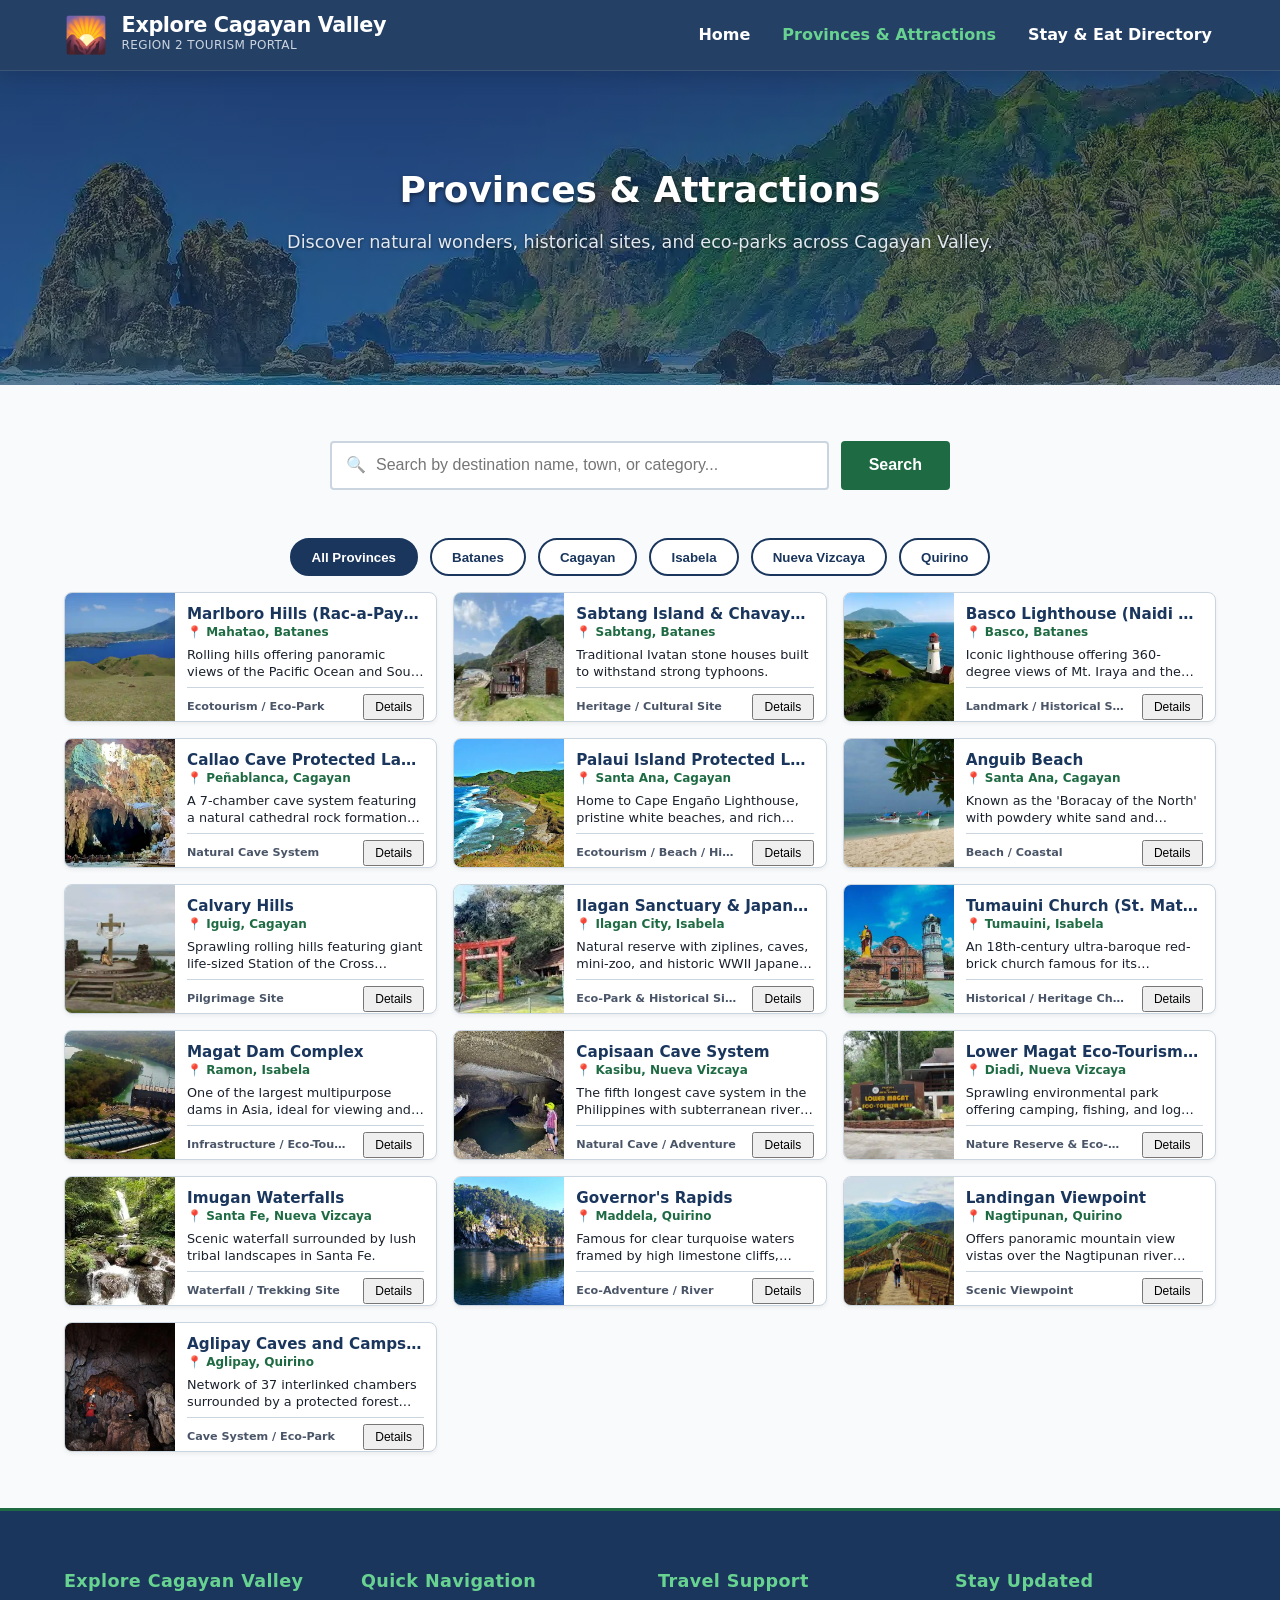
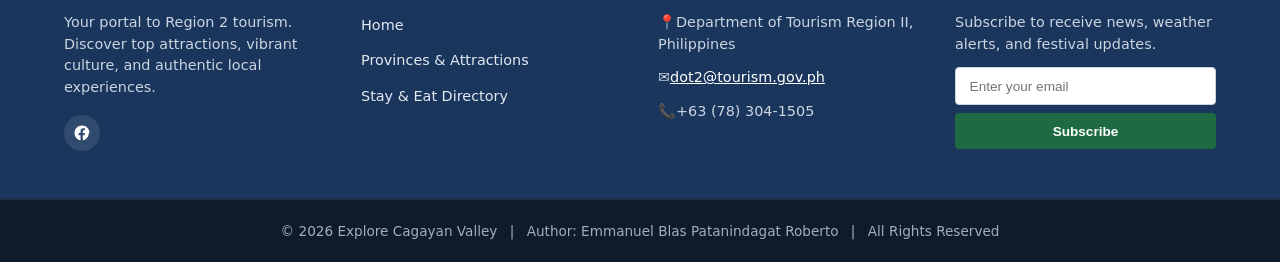
<file: finalproject/provinces.html>
<!DOCTYPE html>
<html lang="en">
<head>
    <meta charset="UTF-8">
    <meta name="viewport" content="width=device-width, initial-scale=1.0">
    <title>Provinces &amp; Attractions | Explore Cagayan Valley</title>

    <!-- SEO Meta Tags -->
    <meta name="description" content="Browse featured attractions, eco-tourism parks, and natural wonders across Batanes, Cagayan, Isabela, Nueva Vizcaya, and Quirino.">
    <meta name="author" content="Emmanuel Blas Patanindagat Roberto">

    <!-- Open Graph / Social Sharing Meta Tags -->
    <meta property="og:title" content="Provinces &amp; Attractions | Explore Cagayan Valley">
    <meta property="og:description" content="Plan your itinerary across Marlboro Hills, Callao Cave, Fuyot Springs, Lower Magat Eco-Park, and Governor's Rapid.">
    <meta property="og:type" content="article">
    <meta property="og:url" content="https://emmanuelblas-eng.github.io/wdd231/finalproject/provinces.html">
    <meta property="og:image" content="https://emmanuelblas-eng.github.io/wdd231/finalproject/images/callao-cave.webp">

    
    <link rel="icon" href="data:image/svg+xml,%3Csvg%20xmlns=%22http://www.w3.org/2000/svg%22%20viewBox=%220%200%20100%20100%22%3E%3Ctext%20y=%22.9em%22%20font-size=%2290%22%3E🌄%3C/text%3E%3C/svg%3E">
    <link rel="preload" as="image" fetchpriority="high" href="images/sabtang-island-batanes.webp">

    <link rel="stylesheet" href="https://cdnjs.cloudflare.com/ajax/libs/font-awesome/6.5.1/css/all.min.css" crossorigin="anonymous" referrerpolicy="no-referrer" />
    <link rel="preconnect" href="https://fonts.googleapis.com">
    <link rel="preconnect" href="https://fonts.gstatic.com" crossorigin>
    <link href="https://fonts.googleapis.com/css2?family=Roboto:wght@400;700&display=swap" rel="stylesheet">

    <link rel="stylesheet" href="./styles/small.css">
    <link rel="stylesheet" href="./styles/large.css">



    <script type="module" src="./scripts/provinces.js"></script>
    <script type="module" src="./scripts/footer.js"></script>


</head>
<body>

    <header class="site-header">
        <div class="header-container">
            <a href="index.html" class="logo-box">
                <span class="logo-icon">🌄</span>
                <div class="logo-text">
                    <span class="site-title">Explore Cagayan Valley</span>
                    <span class="site-tagline">Region 2 Tourism Portal</span>
                </div>
            </a>
            <button id="hamburger-menu" class="hamburger-btn" type="button" aria-label="Toggle Navigation Menu" aria-controls="primary-nav" aria-expanded="false">
                <span class="bar"></span><span class="bar"></span><span class="bar"></span>
            </button>
            <nav id="primary-nav" class="nav-menu">
                <ul>
                    <li><a href="index.html" class="nav-link">Home</a></li>
                    <li><a href="provinces.html" class="nav-link active" aria-current="page">Provinces &amp; Attractions</a></li>
                    <li><a href="directory.html" class="nav-link">Stay &amp; Eat Directory</a></li>
                </ul>
            </nav>
        </div>
    </header>


    <section class="hero-section">
        <div class="hero-content">
            <h1>Provinces &amp; Attractions</h1>
            <p>Discover natural wonders, historical sites, and eco-parks across Cagayan Valley.</p>
        </div>
        </section>

    <main class="section-container">


        <!-- Province Search Bar -->
        <div class="search-bar-container">
            <div class="search-input-wrapper">
                <span class="search-icon">🔍</span>
                <input type="text" id="attraction-search" placeholder="Search by destination name, town, or category..." aria-label="Search Attractions">
            </div>
            <button type="button" class="btn-search" id="eat-search-btn">Search</button>
        </div>

        <!-- Province Filter Bar -->
        <div class="province-filter-bar" id="province-filters">
            <button type="button" class="province-btn active" data-province="all">All Provinces</button>
            <button type="button" class="province-btn" data-province="Batanes">Batanes</button>
            <button type="button" class="province-btn" data-province="Cagayan">Cagayan</button>
            <button type="button" class="province-btn" data-province="Isabela">Isabela</button>
            <button type="button" class="province-btn" data-province="Nueva Vizcaya">Nueva Vizcaya</button>
            <button type="button" class="province-btn" data-province="Quirino">Quirino</button>
        </div>

        <!-- Dynamic Grid Container -->
        <div class="destinations-grid" id="destinations-grid">
            <!-- Dynamically populated via JavaScript -->
        </div>

        <!-- Empty State Message -->
        <div id="no-results" class="no-results-message">
            <h3>No destinations found</h3>
            <p>Try adjusting your search query or province filter.</p>
        </div>

    </main>

    <!-- Details Modal -->
    <dialog id="attraction-modal" class="custom-modal" aria-labelledby="modal-title">
        <div class="modal-content">
            <button id="modal-close-btn" class="modal-close" type="button" aria-label="Close dialog">&times;</button>
            <h3 id="modal-title">Attraction Title</h3>
            <p class="modal-loc-text" id="modal-location">📍 Location</p>
            <div id="modal-body" class="modal-body-text">
                <!-- Dynamic Content -->
            </div>
        </div>
    </dialog>


    <dialog id="image-lightbox" class="lightbox-modal" aria-labelledby="lightbox-caption">
        <button id="lightbox-close-btn" class="lightbox-close" type="button">&times;</button>
        <img id="lightbox-img" src="./images/sabtang-island-batanes.webp" alt="" aria-describedby="lightbox-caption" width="640" height="420">
        <p id="lightbox-caption" class="lightbox-caption"></p>
    </dialog>

    <footer class="site-footer">
        <!-- Dynamic 4-Column Grid -->
        <div class="footer-container" id="dynamic-footer-grid"></div>

    <!-- Bottom Copyright Bar -->
        <div class="footer-bottom">
            <p>&copy; <span id="footer-year">2026</span> Explore Cagayan Valley <span class="divider">|</span> Author: Emmanuel Blas Patanindagat Roberto <span class="divider">|</span> All Rights Reserved</p>
        </div>
    </footer>

</body>
</html>
</file>
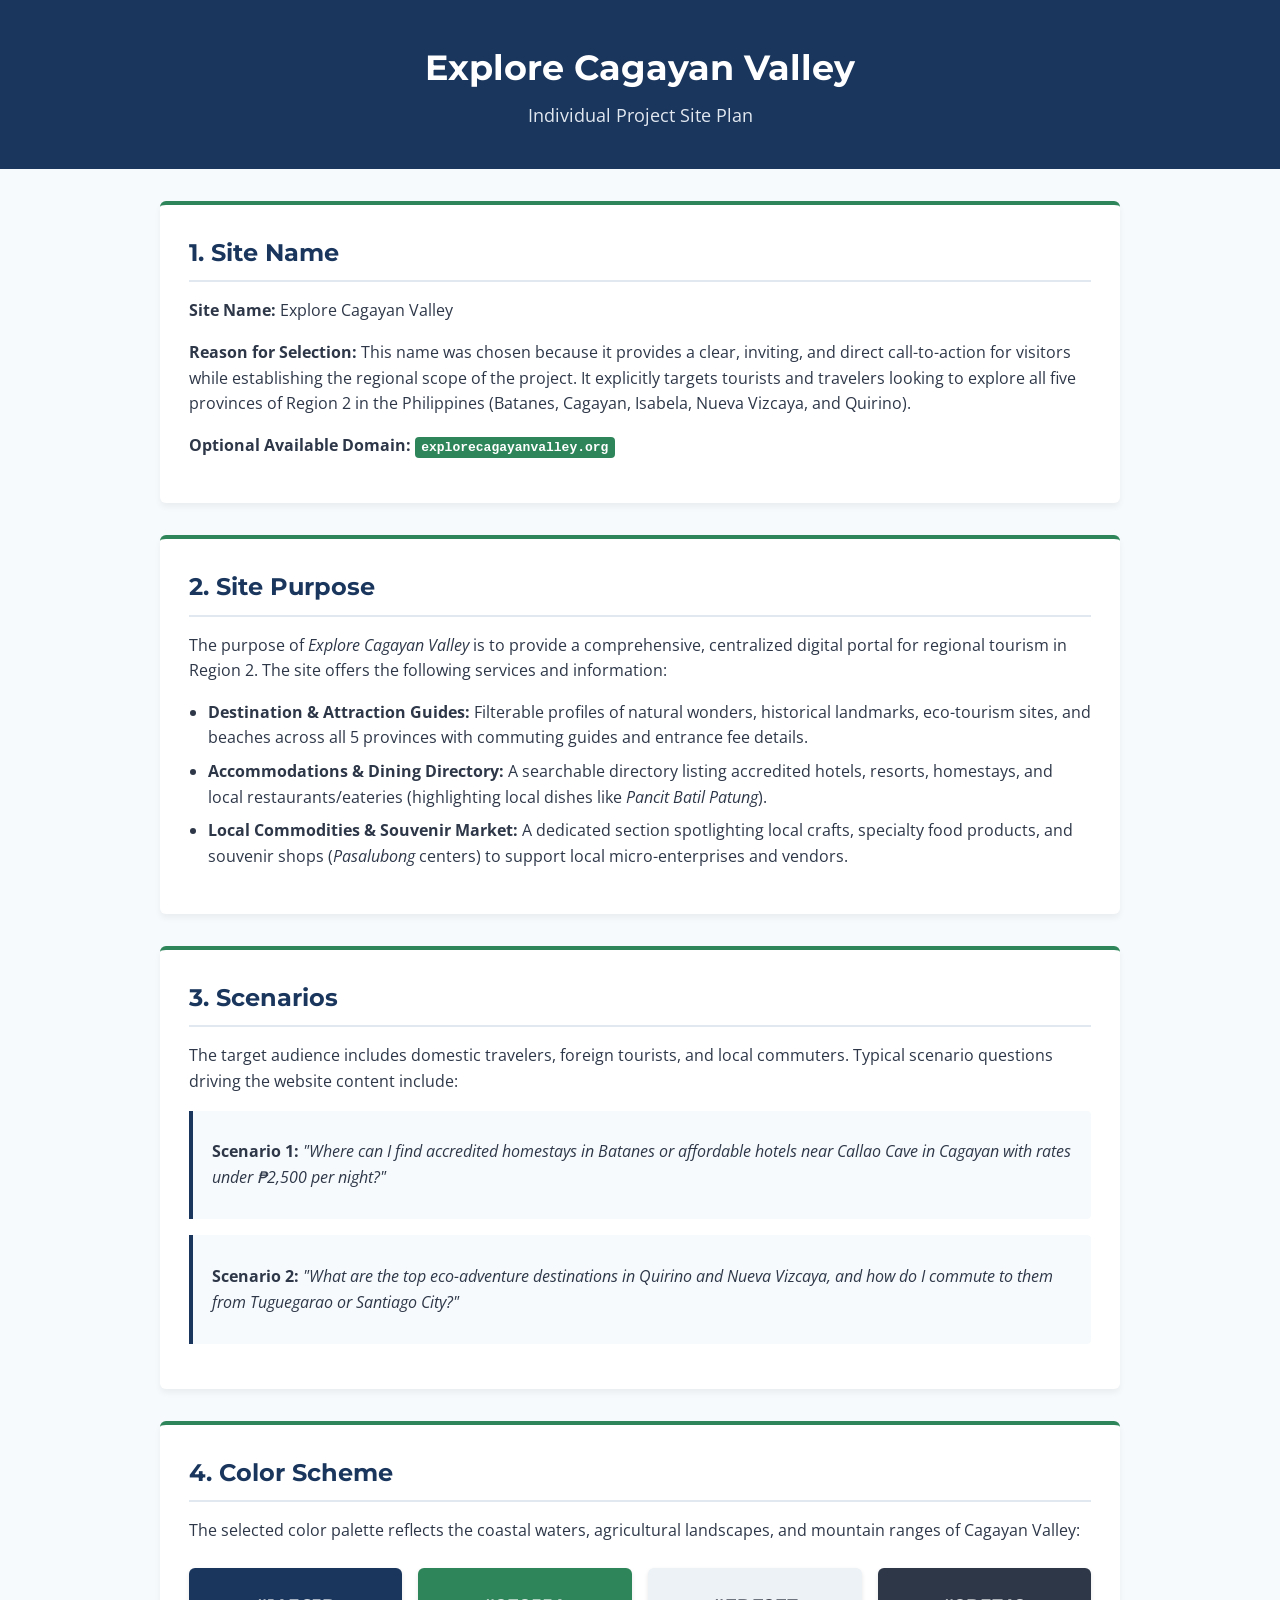
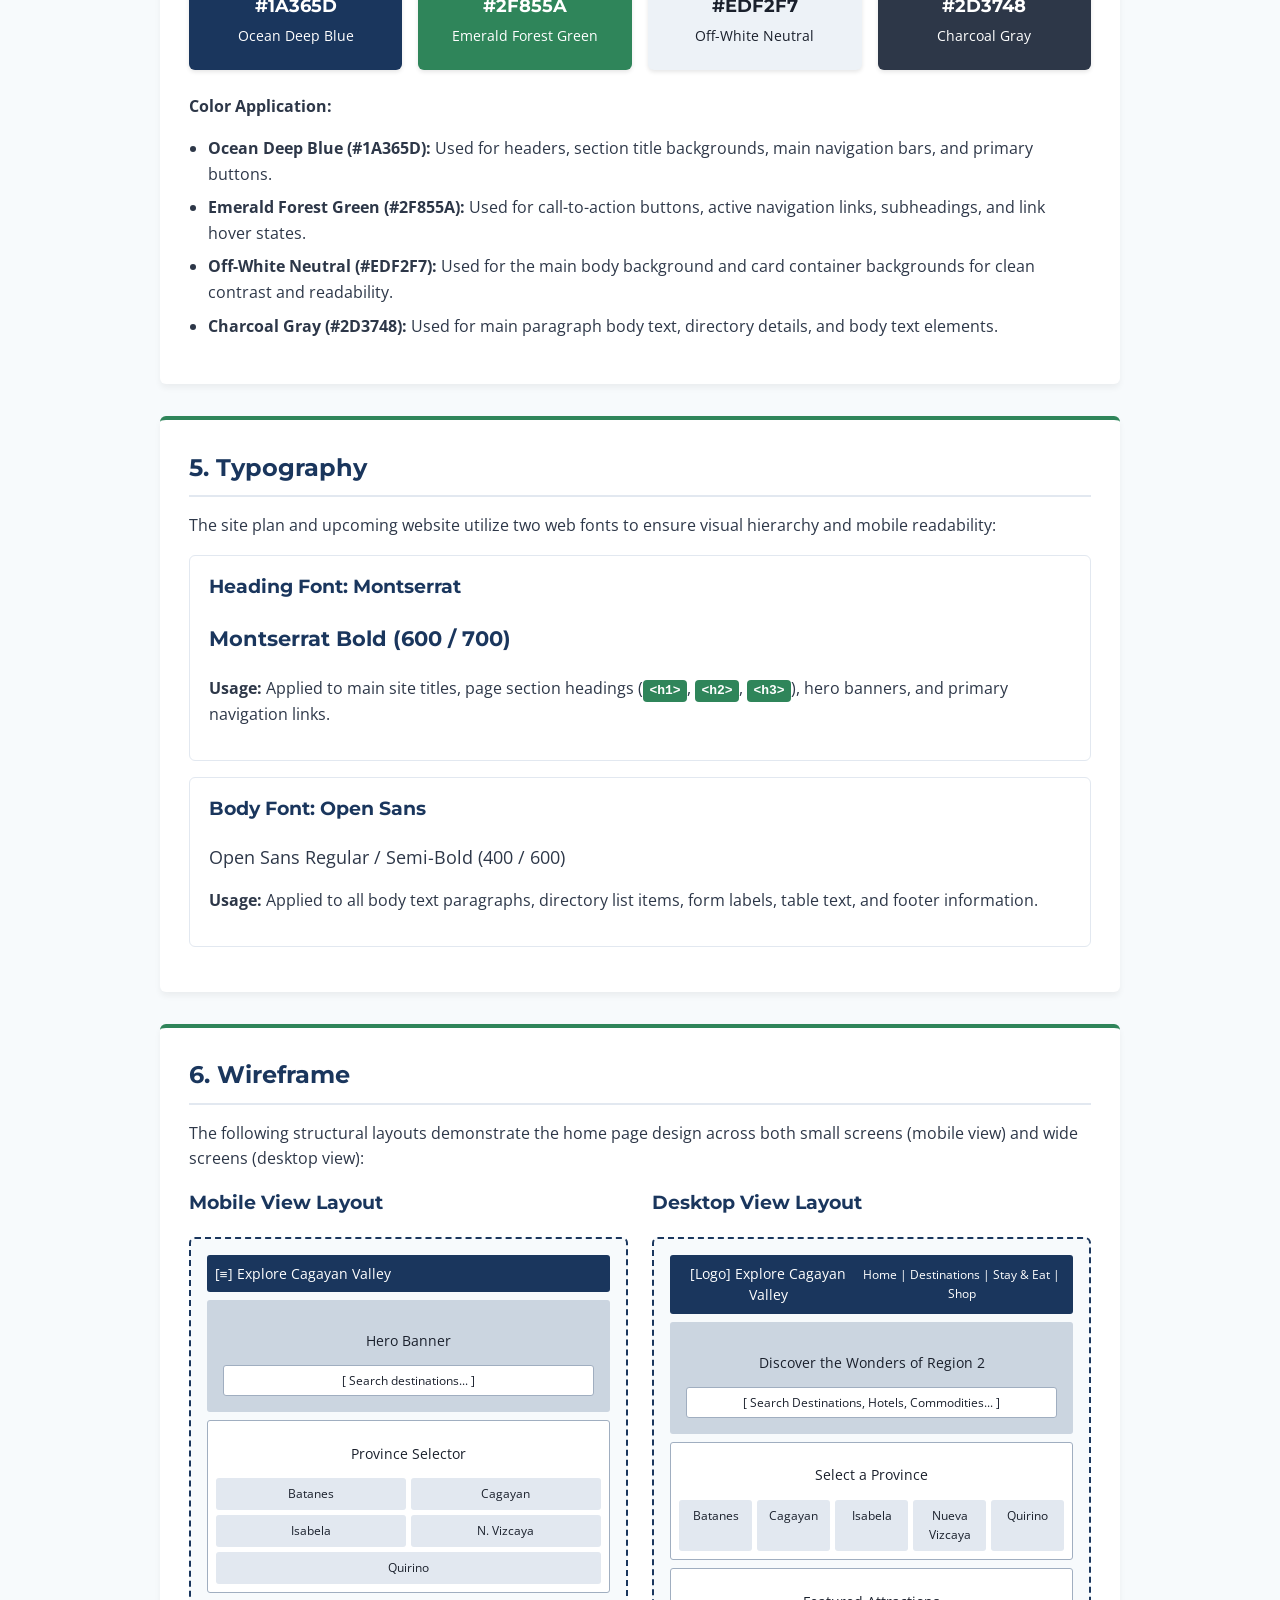
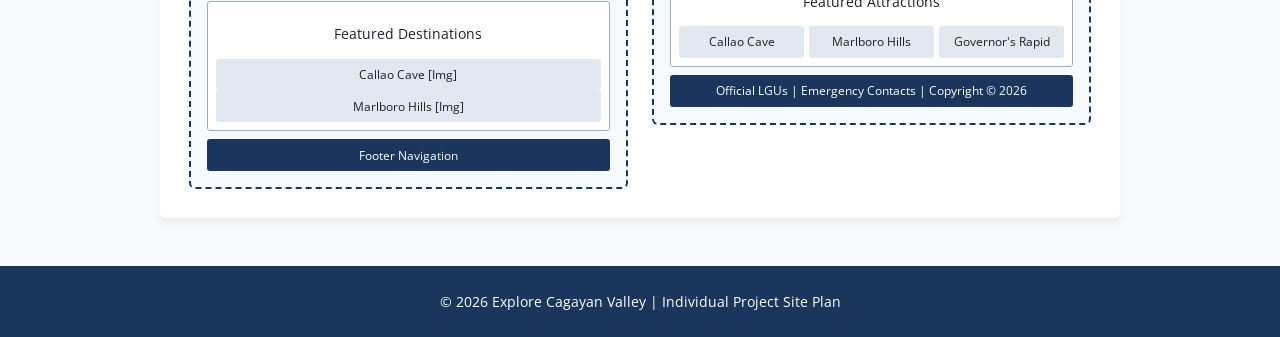
<file: finalproject/site-plan.html>
<!DOCTYPE html>
<html lang="en">
<head>
    <meta charset="UTF-8">
    <meta name="viewport" content="width=device-width, initial-scale=1.0">
    <meta name="description" content="Site Plan document for Explore Cagayan Valley tourism web project covering Region 2 destinations, hotels, and commodities.">
    <title>Explore Cagayan Valley - Site Plan</title>
    <meta name="author" content="Emmanuel Blas Roberto">
    
    <!-- Google Fonts: Preconnect & Swap for Optimal Performance -->
    <link rel="preconnect" href="https://fonts.googleapis.com">
    <!-- <link rel="preconnect" href="https://fonts.gstatic.com" crossorigin> -->
    <link href="https://fonts.googleapis.com/css2?family=Montserrat:wght@600;700&family=Open+Sans:wght@400;600&display=swap" rel="stylesheet">
    
    <link rel="stylesheet" href="./styles/site-plan.css">
</head>
<body>

    <header>
        <h1>Explore Cagayan Valley</h1>
        <p class="subtitle">Individual Project Site Plan</p>
    </header>

    <main>
        <!-- SECTION 1: SITE NAME -->
        <section class="card">
            <h2>1. Site Name</h2>
            <p><strong>Site Name:</strong> Explore Cagayan Valley</p>
            <p><strong>Reason for Selection:</strong> This name was chosen because it provides a clear, inviting, and direct call-to-action for visitors while establishing the regional scope of the project. It explicitly targets tourists and travelers looking to explore all five provinces of Region 2 in the Philippines (Batanes, Cagayan, Isabela, Nueva Vizcaya, and Quirino).</p>
            <p><strong>Optional Available Domain:</strong> <code>explorecagayanvalley.org</code></p>
        </section>

        <!-- SECTION 2: SITE PURPOSE -->
        <section class="card">
            <h2>2. Site Purpose</h2>
            <p>The purpose of <em>Explore Cagayan Valley</em> is to provide a comprehensive, centralized digital portal for regional tourism in Region 2. The site offers the following services and information:</p>
            <ul>
                <li><strong>Destination & Attraction Guides:</strong> Filterable profiles of natural wonders, historical landmarks, eco-tourism sites, and beaches across all 5 provinces with commuting guides and entrance fee details.</li>
                <li><strong>Accommodations & Dining Directory:</strong> A searchable directory listing accredited hotels, resorts, homestays, and local restaurants/eateries (highlighting local dishes like <em>Pancit Batil Patung</em>).</li>
                <li><strong>Local Commodities & Souvenir Market:</strong> A dedicated section spotlighting local crafts, specialty food products, and souvenir shops (<em>Pasalubong</em> centers) to support local micro-enterprises and vendors.</li>
            </ul>
        </section>

        <!-- SECTION 3: SCENARIOS -->
        <section class="card">
            <h2>3. Scenarios</h2>
            <p>The target audience includes domestic travelers, foreign tourists, and local commuters. Typical scenario questions driving the website content include:</p>
            <div class="scenario-box">
                <p><strong>Scenario 1:</strong> <em>"Where can I find accredited homestays in Batanes or affordable hotels near Callao Cave in Cagayan with rates under ₱2,500 per night?"</em></p>
            </div>
            <div class="scenario-box">
                <p><strong>Scenario 2:</strong> <em>"What are the top eco-adventure destinations in Quirino and Nueva Vizcaya, and how do I commute to them from Tuguegarao or Santiago City?"</em></p>
            </div>
        </section>

        <!-- SECTION 4: COLOR SCHEME -->
        <section class="card">
            <h2>4. Color Scheme</h2>
            <p>The selected color palette reflects the coastal waters, agricultural landscapes, and mountain ranges of Cagayan Valley:</p>
            
            <div class="color-palette">
                <div class="color-swatch swatch-primary">
                    <span>#1A365D</span>
                    <p>Ocean Deep Blue</p>
                </div>
                <div class="color-swatch swatch-accent">
                    <span>#2F855A</span>
                    <p>Emerald Forest Green</p>
                </div>
                <div class="color-swatch swatch-bg">
                    <span>#EDF2F7</span>
                    <p>Off-White Neutral</p>
                </div>
                <div class="color-swatch swatch-text">
                    <span>#2D3748</span>
                    <p>Charcoal Gray</p>
                </div>
            </div>

            <p><strong>Color Application:</strong></p>
            <ul>
                <li><strong>Ocean Deep Blue (#1A365D):</strong> Used for headers, section title backgrounds, main navigation bars, and primary buttons.</li>
                <li><strong>Emerald Forest Green (#2F855A):</strong> Used for call-to-action buttons, active navigation links, subheadings, and link hover states.</li>
                <li><strong>Off-White Neutral (#EDF2F7):</strong> Used for the main body background and card container backgrounds for clean contrast and readability.</li>
                <li><strong>Charcoal Gray (#2D3748):</strong> Used for main paragraph body text, directory details, and body text elements.</li>
            </ul>
        </section>

        <!-- SECTION 5: TYPOGRAPHY -->
        <section class="card">
            <h2>5. Typography</h2>
            <p>The site plan and upcoming website utilize two web fonts to ensure visual hierarchy and mobile readability:</p>

            <div class="font-demo font-heading">
                <h3>Heading Font: Montserrat</h3>
                <p class="font-sample">Montserrat Bold (600 / 700)</p>
                <p><strong>Usage:</strong> Applied to main site titles, page section headings (<code>&lt;h1&gt;</code>, <code>&lt;h2&gt;</code>, <code>&lt;h3&gt;</code>), hero banners, and primary navigation links.</p>
            </div>

            <div class="font-demo font-body">
                <h3>Body Font: Open Sans</h3>
                <p class="font-sample">Open Sans Regular / Semi-Bold (400 / 600)</p>
                <p><strong>Usage:</strong> Applied to all body text paragraphs, directory list items, form labels, table text, and footer information.</p>
            </div>
        </section>

        <!-- SECTION 6: WIREFRAME -->
        <section class="card">
            <h2>6. Wireframe</h2>
            <p>The following structural layouts demonstrate the home page design across both small screens (mobile view) and wide screens (desktop view):</p>

            <div class="wireframe-container">
                <!-- Mobile Wireframe -->
                <div class="wireframe-box">
                    <h3>Mobile View Layout</h3>
                    <div class="sketch-wireframe mobile-sketch">
                        <div class="wf-header">[≡] Explore Cagayan Valley</div>
                        <div class="wf-hero">
                            <p>Hero Banner</p>
                            <div class="wf-search">[ Search destinations... ]</div>
                        </div>
                        <div class="wf-section">
                            <p>Province Selector</p>
                            <div class="wf-grid-2">
                                <div>Batanes</div><div>Cagayan</div>
                                <div>Isabela</div><div>N. Vizcaya</div>
                                <div class="span-2">Quirino</div>
                            </div>
                        </div>
                        <div class="wf-section">
                            <p>Featured Destinations</p>
                            <div class="wf-card">Callao Cave [Img]</div>
                            <div class="wf-card">Marlboro Hills [Img]</div>
                        </div>
                        <div class="wf-footer">Footer Navigation</div>
                    </div>
                </div>

                <!-- Desktop Wireframe -->
                <div class="wireframe-box">
                    <h3>Desktop View Layout</h3>
                    <div class="sketch-wireframe desktop-sketch">
                        <div class="wf-header">
                            <span>[Logo] Explore Cagayan Valley</span>
                            <span class="wf-nav">Home | Destinations | Stay & Eat | Shop</span>
                        </div>
                        <div class="wf-hero wide-hero">
                            <p>Discover the Wonders of Region 2</p>
                            <div class="wf-search">[ Search Destinations, Hotels, Commodities... ]</div>
                        </div>
                        <div class="wf-section">
                            <p>Select a Province</p>
                            <div class="wf-flex-row">
                                <div>Batanes</div><div>Cagayan</div><div>Isabela</div><div>Nueva Vizcaya</div><div>Quirino</div>
                            </div>
                        </div>
                        <div class="wf-section">
                            <p>Featured Attractions</p>
                            <div class="wf-flex-row">
                                <div class="wf-card">Callao Cave</div>
                                <div class="wf-card">Marlboro Hills</div>
                                <div class="wf-card">Governor's Rapid</div>
                            </div>
                        </div>
                        <div class="wf-footer">Official LGUs | Emergency Contacts | Copyright © 2026</div>
                    </div>
                </div>
            </div>
        </section>
    </main>

    <footer>
        <p>&copy; 2026 Explore Cagayan Valley | Individual Project Site Plan</p>
    </footer>

</body>
</html>
</file>
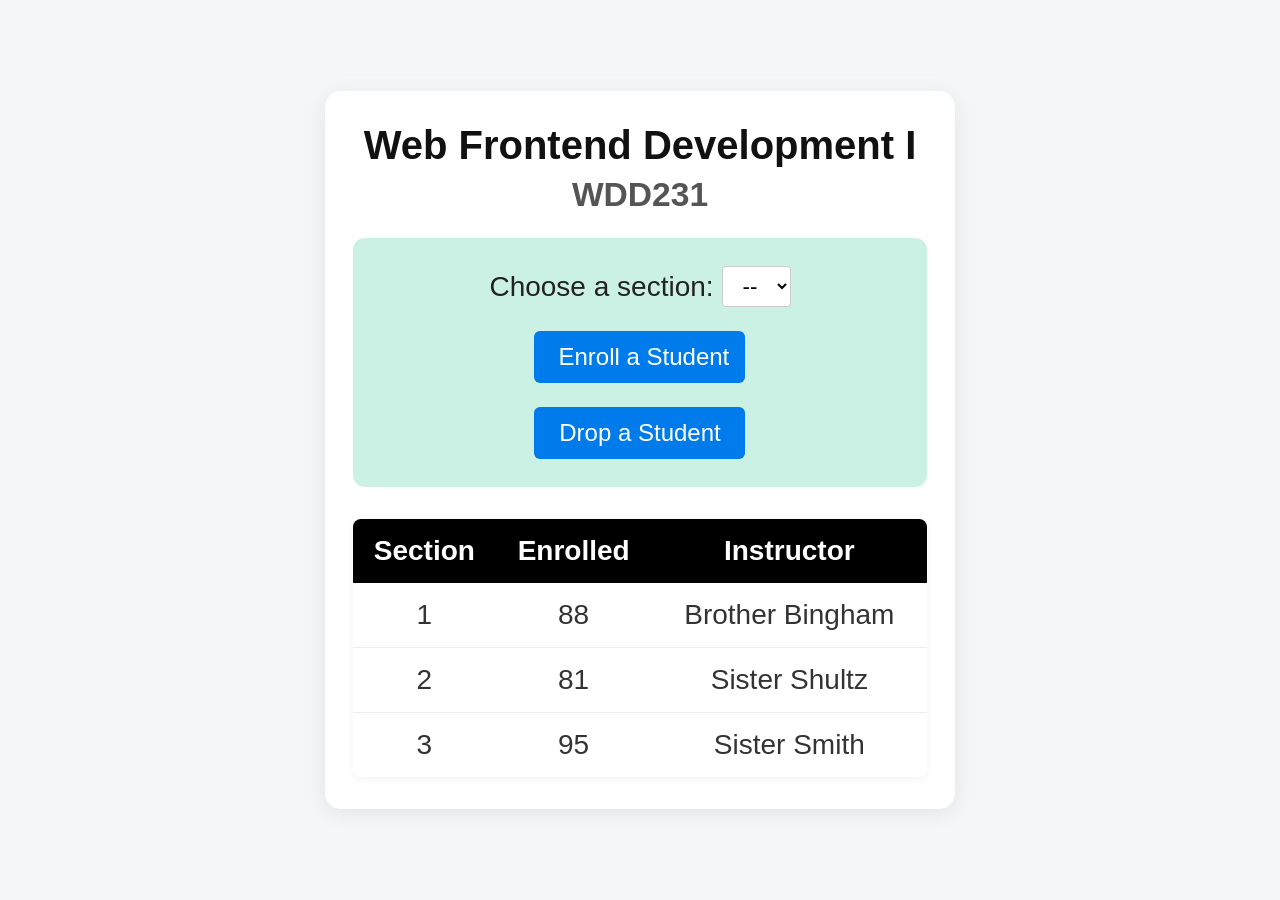
<file: week3/modules.html>
<!DOCTYPE html>
<html lang="en">
<head>
  <meta charset="UTF-8">
  <meta name="viewport" content="width=device-width, initial-scale=1.0">
  <title>WDD231 - Course Enrollment Modules</title>
  <link rel="stylesheet" href="./styles/module.css">
  <script type="module" src="./scripts/modules.mjs"></script>
</head>
<body>
  <main class="card">
    <h1 id="courseName"></h1>
    <h2 id="courseCode"></h2>

    <section class="control-panel">
      <label for="sectionNumber">Choose a section:</label>
      <select id="sectionNumber">
        <option value="">--</option>
      </select>

      <button id="enrollStudent">Enroll a Student</button>
      <button id="dropStudent">Drop a Student</button>
    </section>

    <table>
      <thead>
        <tr>
          <th>Section</th>
          <th>Enrolled</th>
          <th>Instructor</th>
        </tr>
      </thead>
      <tbody id="sections"></tbody>
    </table>
  </main>
</body>
</html>
</file>
<file: styles/small.css>
:root {
    --dark-bg: #333;
    --light-bg: #e0e0e0;
    --border-color: #888;
    --white: #fff;
    --font-family: Arial, sans-serif;
}

* {
    box-sizing: border-box;
    margin: 0;
    padding: 0;
}

body {
    font-family: var(--font-family);
    max-width: 1000px;
    margin: 0 auto;
    padding: 10px;
    color: #222;
}

/* Header & Nav */
header {
    display: flex;
    flex-wrap: wrap;
    justify-content: space-between;
    align-items: center;
    margin-bottom: 10px;
}

.logo-area {
    display: flex;
    align-items: center;
    gap: 10px;
    margin-bottom: 0;
}

.logo-placeholder {
    width: 40px;
    height: 40px;
    border: 1px solid #000;
    display: flex;
    align-items: center;
    justify-content: center;
    font-size: 20px;
}

.site-name {
    font-size: 1.2rem;
    font-weight: bold;
}

/* Small screen nav: hidden by default */
#menu-button {
    display: block;
    background: none;
    border: none;
    font-size: 2rem;
    cursor: pointer;
    color: var(--dark-bg);
    padding: 5px 10px;
}

#nav-menu {
    display: none;
    flex-direction: column;
    background-color: var(--dark-bg);
    width: 100%;
    margin-top: 10px;
}

#nav-menu.open {
    display: flex;
}

nav a {
    color: var(--white);
    text-decoration: none;
    padding: 10px 20px;
    font-size: 0.9rem;
}

nav a.active, nav a:hover {
    background-color: #555;
}

/* Main Layout */
h1 {
    margin: 15px 0;
    font-size: 1.8rem;
}

.top-content {
    display: flex;
    flex-direction: column;
    gap: 20px;
    margin-bottom: 20px;
}

@media (max-width: 650px) {
    .top-content {
        grid-template-columns: 1fr;
    }
}

/* Cards */
.card {
    border: 1px solid var(--border-color);
}

.card h2 {
    background-color: var(--dark-bg);
    color: var(--white);
    text-align: center;
    font-size: 1rem;
    padding: 8px;
    font-weight: normal;
}

.card-body {
    padding: 15px;
    background-color: #f9f9f9;
}

.about-card .card-body {
    line-height: 1.5;
    font-size: 0.95rem;
}

.photo-card .image-container {
    display: flex;
    justify-content: center;
    align-items: center;
}

.photo-card img {
    max-width: 100%;
    height: auto;
    max-height: 180px;
    background-color: #ccc;
}

/* Filter & Courses */
.filter-buttons {
    display: grid;
    grid-template-columns: repeat(3, 1fr);
    gap: 15px;
    margin-bottom: 15px;  
}

.filter-buttons button {
    padding: 8px;
    background-color: var(--light-bg);
    border: 1px solid var(--border-color);
    cursor: pointer;
    font-weight: bold;
    border-radius: 6px;
    display: flex;
    justify-content: center; 
    align-items: center;
    height: 1.5rem;
    
}

.filter-buttons button:hover {
    background-color: #333333; 
    color: #ffffff;           
    border-color: #000000;

}

.filter-buttons button.active {
    background-color: #b5b5b5;
}

.course-grid {
    display: flex;
    flex-direction: column;
    gap: 10px;
    margin-bottom: 15px;
}

.course-card {
    background-color: var(--light-bg);
    border: 1px solid var(--border-color);
    padding: 8px;
    text-align: center;
    font-weight: bold;
    font-size: 0.9rem;
}

.course-card.completed {
    background-color: #d1e7dd;
    border-color: #badbcc;
}

.credits-info {
    text-align: center;
    font-size: 0.85rem;
    font-weight: bold;
}

/* Social & Footer */
.social-links {
    display: flex;
    justify-content: center;
    gap: 20px;
    margin: 25px 0;
    font-size: 2rem;
}

.social-links a {
    color: var(--dark-bg);
    text-decoration: none;
}

footer {
    background-color: var(--light-bg);
    text-align: center;
    padding: 12px;
    font-size: 0.8rem;
    border-top: 1px solid var(--border-color);
    line-height: 1.4;
}
</file>
<file: styles/larger.css>
@media screen and (min-width: 650px) {
    #menu-button {
        display: none;
    }

    #nav-menu {
       display: flex;
        flex-direction: row;
        width: 100%;
    }

    nav a {
        padding: 10px 20px;
        display: inline-block;
    }


  /* Restore side-by-side columns on desktop */
  .top-content {
    display: grid;
    grid-template-columns: 2fr 1fr;
  }

  /* Restore 3-column grid for course cards on desktop */
  .course-grid {
    display: grid;
    grid-template-columns: repeat(3, 1fr);
  }
}
</file>
<file: chamber/styles/small.css>
:root {
  --primary-color: #1f3a52;
  --secondary-color: #8c2a00;
  --bg-color: #ececec;
  --card-bg: #dcdcdc;
  --text-color: #222222;
  --border-color: #b0b0b0;
  --white: #ffffff;
  --black: #000000;
  --muted-text: #444444;
  --link-color: #1a0dab;
  --light-card: #f4f4f4;
  --shadow-small: 0 2px 4px rgb(0 0 0 / 5%);
  --shadow-medium: 0 4px 10px rgb(0 0 0 / 30%);
  --shadow-large: 0 6px 18px rgb(0 0 0 / 20%);
}

* {
  box-sizing: border-box;
}

body {
  font-family: Arial, Helvetica, sans-serif;
  margin: 0;
  padding: 0;
  background-color: var(--white);
  color: var(--text-color);
}

/* Header */
header {
  background-color: var(--bg-color);
  color: var(--black);
  padding: 1rem 2rem;
  display: flex;
  justify-content: space-between;
  align-items: center;
  border-bottom: 5px solid var(--secondary-color);
  position: relative;
}

.logo-container {
  display: flex;
  align-items: center;
  gap: 0.75rem;
}

.logo-container img {
  width: 40px;
  height: auto;
}

.site-name {
  font-size: 1.2rem;
  font-weight: bold;
}

#hamburger-menu {
  background: none;
  border: none;
  font-size: 1.8rem;
  cursor: pointer;
}

nav {
  display: none;
  position: absolute;
  top: 100%;
  left: 0;
  width: 100%;
  background-color: var(--primary-color);
  z-index: 100;
}

nav.open {
  display: block;
}

nav ul {
  list-style: none;
  margin: 0;
  padding: 0;
}

nav li a {
  display: block;
  padding: 0.8rem 1.5rem;
  color: var(--white);
  text-decoration: none;
  background-color: var(--primary-color);
  border-radius: 0.5rem;
}

nav li a.active,
nav li a:hover {
  text-decoration: underline;
  font-weight: bold;
}

/* Main Content */
main {
  padding: 1.5rem 2rem;
  max-width: 1200px;
  margin: 0 auto;
}

h1 {
  font-size: 1.8rem;
  margin-top: 0;
  text-align: center;
}

/* Directory Page */

.views-toggle {
  display: flex;
  justify-content: center;
  gap: 0.5rem;
  margin-bottom: 2rem;
}

.views-toggle button {
  padding: 0.4rem 1.8rem;
  font-size: 1rem;
  border: 1px solid #777;
  background-color: #c4c4c4;
  border-radius: 0.5rem;
  cursor: pointer;
}

.views-toggle button.active-view {
  background-color: #1f3a52;
  color: var(--white);
  font-weight: bold;
}

/* Mobile Grid Layout */
#members-container.grid-view {
  display: grid;
  grid-template-columns: 1fr;
  gap: 1.5rem;
}

.member-card {
  background-color: var(--card-bg);
  border-radius: 8px;
  overflow: hidden;
  border: 1px solid var(--border-color);
  box-shadow: var(--shadow-small);
}

.card-header {
  background-color: #d0d0d0;
  padding: 0.75rem 1rem;
  text-align: center;
  border-bottom: 1px solid var(--border-color);
}

.card-header h2,
.card-info strong {
  margin: 0;
  font-size: 1.15rem;
  color: var(--black);
}

.card-header .tagline {
  margin: 0.2rem 0 0 0;
  font-size: 0.85rem;
  color: var(--muted-text);
}

.card-body {
  padding: 1rem;
  display: flex;
  flex-direction: row;
  align-items: center;
  gap: 1rem;
}

.image-box {
  width: 90px;
  height: 90px;
  flex: 0 0 90px;
  background-color: var(--white);
  border: 1px solid var(--border-color);
  border-radius: 6px;
  display: flex;
  align-items: center;
  justify-content: center;
  padding: 6px;
  position: relative;
  overflow: hidden;
}

.image-box img {
  width: 100%;
  height: 100%;
  object-fit: contain;
  display: block;
}

.card-info {
  display: flex;
  flex-direction: column;
  gap: 0.3rem;
  font-size: 0.85rem;
  text-align: left;
}

.card-info p {
  margin: 0;
  line-height: 1.3;
}

.card-info strong {
  color: #000;
}

.card-info a {
  color: var(--link-color);
  text-decoration: none;
}

.card-info a:hover {
  text-decoration: underline;
}

/* Gold (3) */
.badge-3 {
  background-color: #ffd700;
  color: #000;
}

/* Silver (2) */
.badge-2 {
  background-color: #c0c0c0;
  color: #000;
}

/* Bronze (1) */
.badge-1 {
  background-color: #cd7f32;
  color: #fff;
}

/* Non-Profit / NP (0) */
.badge-0 {
  background-color: #e2e3e5;
  color: #383d41;
}

/* List View Overrides */
#members-container.list-view {
  display: flex;
  flex-direction: column;
  gap: 0.5rem;
}

#members-container.list-view .member-card {
  display: flex;
  flex-direction: column;
  padding: 0.8rem 1rem;
  background-color: var(--light-card);
}

#members-container.list-view .card-header {
  background: none;
  border: none;
  padding: 0;
  text-align: left;
  border-bottom: 5px;
}

#members-container.list-view .card-body {
  padding: 0.5rem 0 0 0;
  display: flex;
  flex-direction: row;
  align-items: center;
  gap: 1rem;
}

#members-container.list-view .image-box {
  position: relative;
  width: 60px;
  height: 60px;
  flex: 0 0 60px;
}

/* Footer */
footer {
  background-color: var(--bg-color);
  color: var(--text-color);
  padding: 1.5rem 2rem;
  margin-top: 3rem;
  border-top: 1px solid var(--border-color);
}

.footer-info {
  display: grid;
  grid-template-columns: 1fr;
  gap: 1.5rem;
  text-align: center;
  max-width: 1200px;
  margin: 0 auto;
}

.social-links {
  display: flex;
  justify-content: center;
  align-items: center;
  gap: 1.2rem;
}

.social-links a {
  color: var(--muted-text);
  text-decoration: none;
  transition: color 0.2s ease;
}

.social-links a:hover {
  color: var(--black);
}

/* Hero Container */
.hero {
  position: relative;
  width: 100%;
  min-height: 380px;
  background: linear-gradient(135deg, #112233 0%, #1f3a52 100%);
  border-radius: 12px;
  display: flex;
  align-items: center;
  justify-content: center;
  padding: 2.5rem 1.5rem;
  box-shadow: var(--shadow-large);
  text-align: center;
  margin-bottom: 2rem;
  overflow: hidden;
}

/* Scalable Landmark Background Image */
.hero-bg-img {
  position: absolute;
  top: 0;
  left: 0;
  width: 100%;
  height: 100%;
  object-fit: cover;
  object-position: center;
  z-index: 1;
}

/* Dark Overlay Tint for High Text Contrast */
.hero-overlay {
  position: absolute;
  top: 0;
  left: 0;
  width: 100%;
  height: 100%;
  background: linear-gradient(
    135deg,
    rgba(17, 34, 51, 0.85) 0%,
    rgba(31, 58, 82, 0.75) 100%
  );
  z-index: 2;
}

/* Content Container (Sits on top of image and overlay) */
.hero-content {
  position: relative;
  z-index: 3;
  max-width: 700px;
  width: 100%;
  display: flex;
  flex-direction: column;
  align-items: center;
}

/* Seamless Logo Frame */
.hero-logo-box {
  width: 110px;
  height: 110px;
  background-color: #ffffff;
  border-radius: 50%;
  padding: 12px;
  display: flex;
  align-items: center;
  justify-content: center;
  box-shadow: 0 4px 15px rgba(0, 0, 0, 0.3);
  margin-bottom: 1.25rem;
  transition: transform 0.3s ease;
}

.hero-logo-box:hover {
  transform: scale(1.05);
}

.hero-logo {
  width: 100%;
  height: 100%;
  object-fit: contain;
  display: block;
}

/* Typography & Contrast Improvements */
.hero-content h1 {
  color: var(--white);
  background-color: rgb(17 34 51 / 53%);
  box-shadow: var(--shadow-medium);
  padding: 0.6rem 1.2rem;
  border-radius: 6px;
  display: inline-block;
  font-size: 1.8rem;
  font-weight: 700;
  margin: 0 0 0.75rem 0;
  line-height: 1.25;
  white-space: nowrap;
}

.hero-content p {
  color: var(--white);
  font-size: 1rem;
  margin: 0 0 1.5rem 0;
  max-width: 550px;
  line-height: 1.5;
}

/* Enhanced CTA Button */
.cta-button {
  display: inline-block;
  background-color: #8c2a00;
  color: var(--white);
  box-shadow: var(--shadow-medium);
  padding: 0.85rem 1.8rem;
  font-size: 1rem;
  font-weight: bold;
  border-radius: 6px;
  text-decoration: none;
  transition: all 0.3s cubic-bezier(0.25, 0.8, 0.25, 1);
}

.cta-button:hover,
.cta-button:focus-visible {
  background-color: #b33600;
  transform: translateY(-3px) scale(1.03);
  box-shadow: 0 8px 20px rgba(0, 0, 0, 0.4);
}

.cta-button:active {
  transform: translateY(-1px) scale(0.98);
}

/* Home Grid Layout */
.home-grid {
  display: flex;
  flex-direction: column;
  gap: 1.5rem;
}

.card {
  background-color: var(--card-bg);
  border: 1px solid var(--border-color);
  border-radius: 8px;
  padding: 1.2rem;
}

.card h2 {
  margin-top: 0;
  font-size: 1.3rem;
  border-bottom: 2px solid var(--primary-color);
  padding-bottom: 0.4rem;
  color: var(--primary-color);
}

/* Events Section */
.events-list {
  list-style: none;
  padding: 0;
  margin: 0;
}

.events-list li {
  padding: 0.6rem 0;
  border-bottom: 1px dashed var(--border-color);
}

.events-list li:last-child {
  border-bottom: none;
}

.events-list p {
  margin: 0.2rem 0 0 0;
  font-size: 0.85rem;
  color: #555555;
}

/* Weather Section */
.weather-current {
  display: flex;
  flex-direction: column;
  align-items: center;
  text-align: center;
  margin-bottom: 1rem;
}

.weather-info {
  display: flex;
  align-items: center;
  gap: 0.5rem;
}

.weather-forecast {
  display: grid;
  grid-template-columns: repeat(3, 1fr);
  gap: 0.5rem;
  text-align: center;
  margin-top: 0.5rem;
}

.forecast-day {
  background-color: var(--white);
  padding: 0.5rem;
  border-radius: 4px;
  border: 1px solid var(--border-color);
}

.forecast-day p {
  margin: 0.2rem 0;
  font-size: 0.8rem;
}

/* Member Spotlights Section */
.spotlights-container {
  display: flex;
  flex-direction: column;
  gap: 1rem;
}

.spotlight-card {
  background-color: var(--white);
  border: 1px solid var(--border-color);
  border-radius: 6px;
  padding: 1rem;
}

.spotlight-header {
  display: flex;
  justify-content: space-between;
  align-items: center;
  margin-bottom: 0.8rem;
  border-bottom: 1px solid #eee;
  padding-bottom: 0.4rem;
}

.spotlight-header h3 {
  margin: 0;
  font-size: 1.05rem;
}

.membership-badge {
  font-size: 0.7rem;
  padding: 0.2rem 0.5rem;
  border-radius: 4px;
  font-weight: bold;
}

.spotlight-body {
  display: flex;
  gap: 0.8rem;
  align-items: center;
}

.spotlight-body .image-box {
  width: 70px;
  height: 70px;
  flex: 0 0 70px;
}

/* ===================================================
   JOIN FORM & THANK YOU PAGE STYLES (Mobile First)
   =================================================== */

.join-intro {
  text-align: center;
  margin-bottom: 2rem;
  color: var(--muted-text);
}

.join-container {
  display: flex;
  flex-direction: column;
  gap: 2rem;
}

/* Container and Fieldsets */
.join-form {
  background-color: var(--light-card);
  padding: 1.5rem;
  border-radius: 8px;
  border: 1px solid var(--border-color);
  box-shadow: var(--shadow-small);
}

.join-form fieldset {
  display: flex;
  flex-direction: column;
  gap: 1.2rem;
  padding: 1.2rem;
  margin-bottom: 1.5rem;
  border: 1px solid var(--border-color);
  border-radius: 6px;
  background-color: var(--white);
}

.join-form legend {
  font-weight: bold;
  color: var(--primary-color);
  padding: 0 0.5rem;
}

/* Force Form Row Stacking on Mobile */
.form-row {
  display: flex;
  flex-direction: column;
  gap: 1.2rem;
}

/* Force Label Text to Stack Directly ABOVE Input Fields */
.join-form label {
  display: flex;
  flex-direction: column;
  align-items: flex-start;
  font-weight: bold;
  font-size: 0.9rem;
  color: var(--text-color);
  gap: 0.35rem;
  width: 100%;
}

/* Expand Inputs, Selects, and Textarea to Full Width */
.join-form input[type="text"],
.join-form input[type="email"],
.join-form input[type="tel"],
.join-form select,
.join-form textarea {
  display: block;
  width: 100%;
  box-sizing: border-box;
  padding: 0.7rem 0.8rem;
  font-size: 1rem;
  border: 1px solid var(--border-color);
  border-radius: 4px;
  background-color: #fafafa;
}

.join-form textarea {
  resize: vertical;
  min-height: 100px;
}

/* Highlight Required Fields */
.join-form input:required,
.join-form select:required {
  border-left: 4px solid var(--secondary-color);
}

/* Focus Indicator for Usability */
.join-form input:focus,
.join-form select:focus,
.join-form textarea:focus {
  outline: none;
  border-color: var(--primary-color);
  box-shadow: 0 0 0 3px rgba(31, 58, 82, 0.15);
  background-color: var(--white);
}

.submit-btn {
  width: 100%;
  background-color: var(--secondary-color);
  color: var(--white);
  border: none;
  padding: 0.9rem;
  font-size: 1.05rem;
  font-weight: bold;
  border-radius: 6px;
  cursor: pointer;
  transition: background-color 0.2s ease;
}

.submit-btn:hover {
  background-color: #b33600;
}

/* Membership Cards Load Animation */
@keyframes cardFadeIn {
  from {
    opacity: 0;
    transform: translateY(20px);
  }
  to {
    opacity: 1;
    transform: translateY(0);
  }
}

.membership-cards {
  display: flex;
  flex-direction: column;
  gap: 1.2rem;
}

.membership-cards h2 {
  margin-top: 2rem;
  color: var(--primary-color);
  border-bottom: 2px solid var(--primary-color);
  padding-bottom: 0.4rem;
  font-size: 30px;
}

.tier-card {
  display: grid;
  grid-template-columns: minmax(0, 1fr) minmax(4.5rem, 5.5rem);
  column-gap: 1rem;
  position: relative;
  border: 1px solid var(--border-color, #ccc);
  border-radius: 8px;
  overflow: hidden;
  padding-left: 1.5rem;
  animation: cardFadeIn 0.6s ease-out both;
}

.tier-card h3,
.tier-card .cost,
.tier-card p,
.tier-card .modal-open-btn {
  grid-column: 1;
}

/* Stagger animation timing */
.tier-card:nth-child(2) {
  animation-delay: 0.1s;
}
.tier-card:nth-child(3) {
  animation-delay: 0.25s;
}
.tier-card:nth-child(4) {
  animation-delay: 0.4s;
}
.tier-card:nth-child(5) {
  animation-delay: 0.55s;
}

/* Left Accent Bar Pseudo-Element */
.tier-card::before {
  content: "";
  position: absolute;
  top: 0;
  left: 0;
  bottom: 0;
  width: 6px;
}

.tier-card h3 {
  margin-top: 0;
  color: var(--primary-color);
  font-size: 20px;
}

.tier-card .cost {
  font-weight: bold;
  font-size: 1.1rem;
  color: var(--secondary-color);
  margin: 0.2rem 0 0.6rem;
}

/* Accent colors applied to the pseudo-element */
.np-card::before {
  background-color: #6c757d;
}
.bronze-card::before {
  background-color: #cd7f32;
}
.silver-card::before {
  background-color: #a0a0a0;
}
.gold-card::before {
  background-color: #d4af37;
}

.tier-card img.photo-card {
  grid-column: 2;
  grid-row: 1 / span 4;
  align-self: center;
  width: 100%;
  height: auto;
  margin: 0;
  display: block;
  mix-blend-mode: multiply;
  background-color: transparent !important;
}

.modal-open-btn {
  background-color: var(--primary-color);
  color: var(--white);
  border: none;
  padding: 0.5rem 1rem;
  border-radius: 4px;
  font-size: 0.85rem;
  cursor: pointer;
  margin-top: 0.5rem;
  transition: opacity 0.2s ease;
  width: 100%;
  min-width: 0;
}

.modal-open-btn:hover {
  opacity: 0.9;
}

/* HTML Modal (dialog) */
dialog {
  border: none;
  border-radius: 8px;
  box-shadow: var(--shadow-large);
  padding: 0;
  max-width: 500px;
  width: 90%;
}

dialog::backdrop {
  background-color: rgba(0, 0, 0, 0.5);
  backdrop-filter: blur(3px);
}

.modal-content {
  padding: 1.5rem;
  background-color: var(--white);
}

.modal-content h3 {
  margin-top: 0;
  color: var(--primary-color);
  border-bottom: 1px solid var(--border-color);
  padding-bottom: 0.5rem;
}

.modal-content ul {
  padding-left: 1.2rem;
  line-height: 1.6;
}

.modal-close-btn {
  background-color: #555555;
  color: var(--white);
  border: none;
  padding: 0.5rem 1.2rem;
  border-radius: 4px;
  cursor: pointer;
  float: right;
  margin-bottom: 0.5rem;
}

/* Thank You Page Styling */
.thankyou-card {
  background-color: var(--light-card);
  border: 1px solid var(--border-color);
  border-radius: 8px;
  padding: 2rem;
  max-width: 800px;
  margin: 0 auto;
  box-shadow: var(--shadow-small);
}

.results-container {
  display: grid;
  grid-template-columns: 1fr;
  gap: 0.8rem;
  margin-top: 1.5rem;
  background-color: var(--white);
  padding: 1.2rem;
  border-radius: 6px;
  border: 1px solid var(--border-color);
}

.results-row {
  display: flex;
  flex-direction: column;
  padding-bottom: 0.5rem;
  border-bottom: 1px dashed #e0e0e0;
}

.results-row:last-child {
  border-bottom: none;
  padding-bottom: 0;
}

.results-label {
  font-weight: bold;
  color: var(--primary-color);
  font-size: 0.85rem;
  text-transform: uppercase;
}

.results-value {
  color: var(--text-color);
  font-size: 1rem;
}

/* ================
   DISCOVERY PAGE
   ================ */

/* Visitor Information Box */
.visitor-message-box {
  min-height: 3rem;
  background-color: var(--primary-color);
  color: var(--white);
  padding: 1rem;
  text-align: center;
  font-weight: bold;
  border-radius: 6px;
  margin-bottom: 1.5rem;
  display: flex;
  align-items: center;
  justify-content: center;
}

/* Named Grid Areas - Small Screen Layout */
.discover-grid {
  display: grid;
  gap: 1.5rem;
  grid-template-columns: 1fr;
  grid-template-areas:
    "card1"
    "card2"
    "card3"
    "card4"
    "card5"
    "card6"
    "card7"
    "card8";
}

.card-1 { grid-area: card1; }
.card-2 { grid-area: card2; }
.card-3 { grid-area: card3; }
.card-4 { grid-area: card4; }
.card-5 { grid-area: card5; }
.card-6 { grid-area: card6; }
.card-7 { grid-area: card7; }
.card-8 { grid-area: card8; }

.discover-card {
  background-color: var(--card-bg);
  border: 1px solid var(--border-color);
  border-radius: 8px;
  padding: 1.2rem;
  display: flex;
  flex-direction: column;
}

.discover-card h2 {
  margin-top: 0;
  font-size: 1.25rem;
  color: var(--primary-color);
  border-bottom: 2px solid var(--primary-color);
  padding-bottom: 0.3rem;
}

.discover-card figure {
  margin: 0.8rem 0;
  width: 100%;
  aspect-ratio: 16 / 9;
  overflow: hidden;
  border-radius: 6px;
  background-color: #e0e0e0;
}

.discover-card figure img {
  width: 100%;
  height: 100%;
  object-fit: cover;
  display: block;
}

.discover-card address {
  font-style: normal;
  font-size: 0.85rem;
  color: var(--muted-text);
  font-weight: bold;
}

.discover-card p {
  font-size: 0.9rem;
  line-height: 1.4;
  margin: 0.5rem 0 1rem 0;
  flex-grow: 1;
}

.learn-more-btn {
  background-color: var(--secondary-color);
  color: var(--white);
  border: none;
  padding: 0.6rem 1rem;
  border-radius: 4px;
  font-weight: bold;
  cursor: pointer;
}
</file>
<file: chamber/styles/large.css>
@media screen and (min-width: 768px) {
  /* Navigation Alignment */
  #hamburger-menu {
    display: none;
  }

  nav {
    display: block;
    position: static;
    width: auto;
    background-color: transparent;
  }

  nav ul {
    display: flex;
    gap: 1.5rem;
  }

  nav li a {
    border: none;
    padding: 0.5rem 0.8rem;
    font-weight: 500;
  }

  .directory-header {
    display: flex;
    flex-direction: column;
    align-items: flex-start;
  }

  .views-toggle {
    align-self: center;
  }

  #members-container.grid-view {
    grid-template-columns: repeat(3, 1fr);
    gap: 1.5rem;
  }

  #members-container.grid-view .member-card .card-body {
    display: flex;
    flex-direction: row;
    align-items: center;
    gap: 1rem;
    padding: 1rem;
    text-align: left;
  }

  #members-container.grid-view .image-box img {
    width: 100%;
    height: 100%;
    object-fit: contain;
    margin: 0;
  }

  #members-container.grid-view .member-card .card-info {
    width: 65%;
    font-size: 0.85rem;
  }

  .footer-info {
    grid-template-columns: 1fr auto 1fr;
    text-align: left;
    align-items: center;
  }

  .dev-info {
    text-align: right;
  }

  /* Desktop Layout for Home Page */
  .hero {
    height: 380px;
  }

  .hero-content h1 {
    font-size: 2.2rem;
  }

  .hero-content p {
    display: block;
    font-size: 1.05rem;
  }

  .home-grid {
    display: grid;
    grid-template-columns: 1fr 1fr;
    gap: 1.5rem;
  }

  .spotlights-card {
    grid-column: span 2;
  }

  .spotlights-container {
    display: grid;
    grid-template-columns: repeat(3, 1fr);
    gap: 1rem;
  }

  .join-container {
    display: grid;
    grid-template-columns: 1fr;
    gap: 2rem;
    align-items: start;
  }

  .results-row {
    flex-direction: row;
    justify-content: space-between;
  }

  .form-row {
    display: grid;
    grid-template-columns: 1fr;
    gap: 1.2rem;
  }




/* Large Screen Layout (1025px and above) + Hover Effect */
@media screen and (min-width: 1025px) {
  .discover-grid {
    grid-template-columns: repeat(4, 1fr);
    grid-template-areas:
      "card1 card2 card3 card4"
      "card5 card6 card7 card8";
  }
}

  /* Image Hover Effect applied ONLY on Desktop */
  .discover-card figure img {
    transition: transform 0.3s ease, filter 0.3s ease;
  }

  .discover-card figure img:hover {
    transform: scale(1.05);
    filter: brightness(1.1) contrast(1.05);
    box-shadow: 0 4px 12px rgba(0, 0, 0, 0.25);
  }
}
</file>
<file: finalproject/styles/small.css>
/* ==========================================================================
   EXPLORE CAGAYAN VALLEY - PRODUCTION STYLESHEET
   ========================================================================== */

/* 1. COLOR & SYSTEM VARIABLES */
:root {
  --primary-blue: #1a365d; /* Ocean Deep Blue */
  --accent-green: #1e6b43; /* High contrast Emerald Green (7.1:1 ratio) */
  --accent-hover: #14492d;
  --bg-light: #f8fafc; /* Neutral Off-White */
  --bg-card: #ffffff;
  --bg-alt: #edf2f7;
  --text-dark: #1a202c; /* Charcoal Dark */
  --text-muted: #4a5568;
  --border-gray: #cbd5e0;
  --white: #ffffff;
  --shadow-sm: 0 2px 4px rgba(0, 0, 0, 0.06);
  --shadow-md: 0 4px 10px rgba(0, 0, 0, 0.1);
  --radius-sm: 4px;
  --radius-md: 8px;
}

/* 2. BASE RESET & ACCESSIBILITY */
* {
  box-sizing: border-box;
  margin: 0;
  padding: 0;
}

html {
  scroll-behavior: smooth;
}

body {
  font-family:
    system-ui,
    -apple-system,
    BlinkMacSystemFont,
    "Segoe UI",
    Roboto,
    Oxygen,
    Ubuntu,
    Cantarell,
    sans-serif;
  background-color: var(--bg-light);
  color: var(--text-dark);
  line-height: 1.65;
  font-size: 1rem;
}

/* 3. UNIFORM HEADER & NAVIGATION STYLE FOR THE 3 PAGES */
.site-header {
  background-color: rgba(26, 54, 93, 0.95);
  backdrop-filter: blur(8px);
  -webkit-backdrop-filter: blur(8px);
  color: var(--white);
  position: sticky;
  top: 0;
  z-index: 1000;
  box-shadow: 0 4px 20px rgba(0, 0, 0, 0.15);
  border-bottom: 1px solid rgba(255, 255, 255, 0.1);
}

.header-container {
  max-width: 1200px;
  margin: 0 auto;
  padding: 0.85rem 1.5rem;
  display: flex;
  justify-content: space-between;
  align-items: center;
}

.logo-box {
  display: flex;
  align-items: center;
  gap: 0.85rem;
  text-decoration: none;
  transition: transform 0.2s ease;
}

.logo-box:hover {
  transform: translateY(-1px);
}

.logo-icon {
  font-size: 2.2rem;
  line-height: 1;
  color: #ffffff;
}

.logo-text {
  display: flex;
  flex-direction: column;
}

.site-title {
  font-size: 1.3rem;
  font-weight: 800;
  line-height: 1.1;
  color: var(--white);
  letter-spacing: -0.02em;
}

.site-tagline {
  font-size: 0.75rem;
  color: #cbd5e0;
  font-weight: 500;
  letter-spacing: 0.03em;
  text-transform: uppercase;
}

/* 4. HAMBURGER BUTTON STYLE RENDERING */
.hamburger-btn {
  display: none;
  background: none;
  border: none;
  cursor: pointer;
  flex-direction: column;
  gap: 5px;
}

.hamburger-btn .bar {
  width: 25px;
  height: 3px;
  background-color: var(--white);
  border-radius: 2px;
}

.nav-menu ul {
  display: flex;
  list-style: none;
  gap: 1.5rem;
  align-items: center;
}

.nav-link {
  color: var(--white);
  text-decoration: none;
  font-weight: 600;
  padding: 0.5rem 0.25rem;
  background-color: transparent;
  border-radius: 0;
  box-shadow: none;
  transform: none;
  transition:
    color 0.2s ease,
    border-bottom 0.2s ease;
  border-bottom: none !important;
}

/* HOVER AND ACTIVE STATES - ORIGINAL GREEN UNDERLINE */
.nav-link:hover,
.nav-link.active {
  color: #68d391;
  border-bottom: 2px solid #68d391;
  background-color: transparent;
  transform: none;
  box-shadow: none;
}

/* 5. HERO SECTION */
.hero-section {
  position: relative; 
  background-image:
    linear-gradient(rgba(13, 27, 42, 0.65), rgba(26, 54, 93, 0.65)),
    url("../images/sabtang-island-batanes.webp");
  background-position: center;
  background-repeat: no-repeat;
  background-size: cover;
  color: var(--white);
  text-align: center;
  padding: 6rem 1.5rem;
  background-color: #0d1b2a;
}

.hero-content {
  max-width: 800px;
  margin: 0 auto;
  position: relative;
  z-index: 2;
}

.hero-content h1 {
  font-size: 2.25rem;
  font-weight: 800;
  margin-bottom: 1rem;
  line-height: 1.25;
  text-shadow: 0 2px 4px rgba(0, 0, 0, 0.5);
}

.hero-content p {
  font-size: 1.1rem;
  margin-bottom: 2rem;
  color: #e2e8f0;
  text-shadow: 0 1px 3px rgba(0, 0, 0, 0.5);
}

/* 6. CTA BUTTON STYLING */
.btn-cta {
  display: inline-block;
  background-color: var(--accent-green);
  color: var(--white);
  font-size: 1.05rem;
  font-weight: 700;
  text-decoration: none;
  padding: 0.85rem 1.75rem;
  border-radius: var(--radius-sm);
  box-shadow: 0 4px 6px rgba(0, 0, 0, 0.2);
  transition: all 0.2s ease-in-out;
}

.btn-cta:hover,
.btn-cta:focus-visible {
  background-color: var(--accent-hover);
  transform: translateY(-2px);
  box-shadow: 0 6px 12px rgba(0, 0, 0, 0.3);
  outline: none;
}

.btn-cta:active {
  transform: translateY(0);
  box-shadow: 0 2px 4px rgba(0, 0, 0, 0.2);
}

/* =======================
   WIDGET STYLING
   ======================= */

/* BOTTOM RIGHT HERO WIDGET */
.hero-widget {
  position: absolute;
  bottom: 1.5rem;
  right: 1.5rem;
  display: flex;
  align-items: center;
  gap: 1.25rem;
  background: rgba(13, 27, 42, 0.75);
  backdrop-filter: blur(8px);
  -webkit-backdrop-filter: blur(8px);
  border: 1px solid rgba(255, 255, 255, 0.2);
  border-radius: 12px;
  padding: 0.75rem 1.25rem;
  color: #ffffff;
  box-shadow: 0 8px 20px rgba(0, 0, 0, 0.25);
  z-index: 10;
}

.widget-time-box {
  display: flex;
  flex-direction: column;
  border-right: 1px solid rgba(255, 255, 255, 0.2);
  padding-right: 1rem;
  text-align: right;
}

#widget-date {
  font-size: 0.75rem;
  color: #cbd5e0;
  text-transform: uppercase;
  letter-spacing: 0.5px;
}

.widget-time {
  font-size: 1.1rem;
  font-weight: 700;
  color: #68d391; 
  font-family: monospace, monospace;
}

.widget-weather-box {
  display: flex;
  align-items: center;
  gap: 0.6rem;
}

#widget-weather-icon {
  font-size: 1.6rem;
}

.widget-weather-info {
  display: flex;
  flex-direction: column;
  line-height: 1.2;
}

#widget-temp {
  font-size: 1.1rem;
  font-weight: 700;
}

#widget-location {
  font-size: 0.75rem;
  color: #e2e8f0;
}

/* 6. MAIN SECTIONS & CARDS */
.section-container {
  max-width: 1200px;
  margin: 0 auto;
  padding: 3.5rem 1.5rem;
}

.bg-alt {
  background-color: var(--bg-alt);
}

.section-header {
  text-align: center;
  margin-bottom: 2.5rem;
}

.section-header h2 {
  font-size: 1.85rem;
  color: var(--primary-blue);
  margin-bottom: 0.5rem;
}

.section-header p {
  color: var(--text-muted);
}

/* SEARCH BAR COMPONENT */
.search-bar-container {
  display: flex;
  gap: 0.75rem;
  max-width: 620px;
  margin: 0 auto 3rem auto;
}

.search-input-wrapper {
  position: relative;
  flex: 1;
  display: flex;
  align-items: center;
}

.search-icon {
  position: absolute;
  left: 1rem;
  font-size: 1rem;
  pointer-events: none;
  opacity: 0.6;
}

.search-bar-container input {
  width: 100%;
  padding: 0.85rem 1rem 0.85rem 2.75rem;
  font-size: 1rem;
  border: 2px solid var(--border-gray);
  border-radius: var(--radius-sm);
  background-color: var(--white);
  color: var(--text-dark);
  outline: none;
  transition:
    border-color 0.2s ease,
    box-shadow 0.2s ease;
}

.search-bar-container input:focus {
  border-color: var(--primary-blue);
  box-shadow: 0 0 0 3px rgba(26, 54, 93, 0.15);
}

.btn-search {
  background-color: var(--accent-green);
  color: var(--white);
  border: none;
  padding: 0.85rem 1.75rem;
  font-size: 1rem;
  font-weight: 700;
  border-radius: var(--radius-sm);
  cursor: pointer;
  transition:
    background-color 0.2s ease,
    transform 0.1s ease;
}

.btn-search:hover {
  background-color: var(--accent-hover);
}

.btn-search:active {
  transform: scale(0.98);
}

/* CAROUSEL CONTAINER LAYOUT */
.carousel-wrapper {
  position: relative;
  display: flex;
  align-items: center;
  max-width: 1000px;
  margin: 0 auto;
  padding: 1.5rem 0;
}

/* CONTAINER & TRACK LAYOUT */
.carousel-track-container {
  overflow: hidden;
  width: 100%;
  padding: 2.5rem 0;
  position: relative;
}

.carousel-track {
  display: flex;
  gap: 1.5rem;
  will-change: transform;
}

.carousel-track.no-transition .summary-card {
  transition: none !important;
}

/* CAROUSEL BUTTONS & DOTS */
.carousel-btn {
  background-color: var(--primary-blue);
  color: var(--white);
  border: none;
  width: 44px;
  height: 44px;
  border-radius: 50%;
  font-size: 1.2rem;
  font-weight: bold;
  cursor: pointer;
  z-index: 5;
  box-shadow: var(--shadow-md);
  transition:
    background-color 0.2s ease,
    transform 0.2s ease;
  flex-shrink: 0;
}

.carousel-btn:hover {
  background-color: #0d1b2a;
  transform: scale(1.1);
}

.prev-btn {
  margin-right: 0.5rem;
}
.next-btn {
  margin-left: 0.5rem;
}

.carousel-dots {
  display: flex;
  justify-content: center;
  gap: 0.5rem;
  margin-top: 1rem;
}

.dot {
  width: 10px;
  height: 10px;
  border-radius: 50%;
  background-color: var(--border-gray);
  cursor: pointer;
  transition:
    background-color 0.3s ease,
    transform 0.3s ease;
}

.dot.active {
  background-color: var(--primary-blue);
  transform: scale(1.3);
}

/* BORDERLESS CARD WITH TOP/SIDE IMAGE */
.summary-card {
  flex: 0 0 280px;
  background-color: var(--bg-card, #ffffff);
  border: 1px solid var(--border-gray, #e2e8f0);
  border-radius: 12px;
  padding: 0; 
  overflow: hidden; 
  display: flex;
  flex-direction: column;
  justify-content: space-between;
  box-shadow: 0 4px 6px rgba(0, 0, 0, 0.05);
  opacity: 0.65;
  transform: scale(0.92);
  transition:
    transform 0.35s ease,
    opacity 0.35s ease,
    box-shadow 0.35s ease,
    border-color 0.35s ease;
  cursor: pointer;
}

/* ENLARGED ACTIVE CENTER CARD */
.summary-card.active {
  opacity: 1;
  transform: scale(1.08);
  box-shadow: 0 12px 24px rgba(0, 0, 0, 0.15);
  border-color: #1e3a8a;
  z-index: 2;
}

/* FLUSH TOP/SIDE IMAGE WRAPPER */
.card-image-wrapper {
  width: 100%;
  height: 180px;
  margin: 0;
  background-color: #f1f5f9;
  overflow: hidden; 
}

/* BASE IMAGE STYLES & TRANSITION */
.card-image-wrapper img {
  width: 100%;
  height: 100%;
  object-fit: cover;
  display: block;
  transition:
    transform 0.4s ease,
    filter 0.4s ease; 
}

/* HOVER EFFECT ON CARD FOCUS / HOVER */
.summary-card:hover .card-image-wrapper img {
  transform: scale(1.08); 
  filter: brightness(1.05); 
}

/* CONTENT PADDING */
.card-content {
  padding: 1.25rem;
  display: flex;
  flex-direction: column;
  flex-grow: 1;
  justify-content: space-between;
}

.card-content h3 {
  color: #1e3a8a;
  font-size: 1.25rem;
  font-weight: 700;
  margin-bottom: 0.5rem;
}

.card-content p {
  color: #334155;
  font-size: 0.9rem;
  line-height: 1.5;
  margin-bottom: 1.25rem;
}

.card-link {
  color: #15803d;
  font-weight: 700;
  text-decoration: none;
}

/* PROVINCE FILTER BUTTONS */
.province-filter-bar,
.eat-filter-bar,
.dining-filter-bar {
  display: flex;
  justify-content: center;
  flex-wrap: wrap;
  gap: 0.75rem;
  margin-bottom: 1rem;
}

.province-btn,
.eat-btn,
.dining-btn {
  background-color: var(--white);
  color: var(--primary-blue);
  border: 2px solid var(--primary-blue);
  padding: 0.6rem 1.25rem;
  border-radius: 20px;
  font-weight: 700;
  cursor: pointer;
  transition: all 0.2s ease;
}

.province-btn:hover,
.province-btn.active,
.eat-btn:hover,
.eat-btn.active,
.dining-btn:hover,
.dining-btn.active {
  background-color: var(--primary-blue);
  color: var(--white);
}

/* COMPACT CARD GRID OVERRIDE */
.destinations-grid,
.eat-grid,
.stay-grid {
  display: grid;
  grid-template-columns: repeat(
    auto-fill,
    minmax(320px, 1fr)
  ); 
  gap: 1rem;
}

.destination-card,
.eat-card,
.stay-card {
  display: flex;
  flex-direction: row; 
  height: 130px;
  overflow: hidden;
  background-color: var(--bg-card);
  border: 1px solid var(--border-gray);
  border-radius: var(--radius-md);
  box-shadow: var(--shadow-sm);
  transition:
    transform 0.2s ease,
    box-shadow 0.2s ease;
}

.destination-card:hover {
  transform: translateY(-2px);
  box-shadow: var(--shadow-md);
}

.card-media {
  flex: 0 0 110px;
  height: 100%; 
  position: relative;
  background-color: #dbe2ea;
  display: flex;
  align-items: center; 
  justify-content: center;
  overflow: hidden;
}

/* Image inside the container */
.card-media img {
  width: 100%;
  height: 100%;
  object-fit: cover; 
  object-position: center; 
  display: block;
}

/* Keep Province Tag anchored top-left above image */
.card-badge {
  position: absolute;
  top: 6px;
  left: 6px;
  z-index: 2;
}

/* Right Content Body */
.card-body {
  flex: 1;
  padding: 0.75rem;
  display: flex;
  flex-direction: column;
  justify-content: space-between;
  min-width: 0;
}

.card-body h3 {
  font-size: 0.95rem;
  font-weight: 700;
  color: var(--primary-blue);
  line-height: 1.2;
  white-space: nowrap;
  overflow: hidden;
  text-overflow: ellipsis; 
}

.card-location {
  font-size: 0.75rem;
  font-weight: 600;
  color: var(--accent-green);
  margin-bottom: 0.25rem;
}


.card-desc {
  font-size: 0.8rem;
  color: var(--text-dark);
  line-height: 1.3;
  display: -webkit-box;
  -webkit-line-clamp: 2;
  -webkit-box-orient: vertical;
  overflow: hidden;
  margin-bottom: 0.4rem;
}

.card-footer {
  display: flex;
  justify-content: space-between;
  align-items: center;
  border-top: 1px solid var(--border-gray);
  padding-top: 0.4rem;
}

.fee-tag {
  font-size: 0.7rem;
  font-weight: 700;
  color: var(--text-muted);
  white-space: nowrap;
  overflow: hidden;
  text-overflow: ellipsis;
  max-width: 160px;
}

.btn-details {
  padding: 0.25rem 0.65rem;
  font-size: 0.75rem;
}
.btn-details:hover {
  background-color: var(--accent-hover);
  color: var(--white);
}

/* LIGHTBOX DIALOG OVERRIDES */
#image-lightbox {
  position: fixed;
  top: 50%;
  left: 50%;
  transform: translate(-50%, -50%);
  margin: 0;
  width: 90vw;
  max-width: 650px; 
  height: 480px; 
  border: none;
  border-radius: 12px;
  padding: 0;
  background-color: #1a202c;
  overflow: hidden;
  box-shadow:
    0 20px 25px -5px rgba(0, 0, 0, 0.5),
    0 10px 10px -5px rgba(0, 0, 0, 0.04);
}


#image-lightbox::backdrop {
  background: rgba(0, 0, 0, 0.75);
  backdrop-filter: blur(4px);
}

#image-lightbox img {
  width: 100%;
  height: 420px; 
  object-fit: cover; 
  object-position: center;
  display: block;
}

/* Caption Footer Bar */
#image-lightbox .lightbox-caption {
  height: 60px;
  display: flex;
  align-items: center;
  justify-content: center;
  background-color: #111827;
  color: #ffffff;
  font-size: 0.95rem;
  font-weight: 600;
  padding: 0 1rem;
  text-align: center;
}

/* Close Button (Anchored Top-Right) */
.lightbox-close {
  position: absolute;
  top: 12px;
  right: 12px;
  z-index: 10;
  width: 32px;
  height: 32px;
  border-radius: 50%;
  background: rgba(0, 0, 0, 0.6);
  color: #ffffff;
  border: none;
  font-size: 1.25rem;
  cursor: pointer;
  display: flex;
  align-items: center;
  justify-content: center;
  transition: background 0.2s ease;
}

.lightbox-close:hover {
  background: #ef4444; /* Red accent on hover */
}

/* 7. CUSTOM DIALOG / MODAL */
.custom-modal {
  margin: auto;
  border: none;
  border-radius: var(--radius-md);
  padding: 0;
  max-width: 500px;
  width: 90%;
  box-shadow: 0 10px 25px rgba(0, 0, 0, 0.3);
}

.custom-modal::backdrop {
  background-color: rgba(0, 0, 0, 0.6);
}

.modal-content {
  padding: 1.75rem;
  position: relative;
  background-color: var(--white);
}

.modal-close {
  position: absolute;
  top: 10px;
  right: 15px;
  background: none;
  border: none;
  font-size: 1.8rem;
  cursor: pointer;
  color: var(--text-muted);
}

.modal-content h3 {
  color: var(--primary-blue);
  font-size: 1.4rem;
  margin-bottom: 0.25rem;
}

.modal-loc-text {
  font-weight: 700;
  color: var(--accent-green);
  font-size: 0.9rem;
  margin-bottom: 1rem;
}

.modal-body-text {
  font-size: 0.95rem;
  line-height: 1.6;
}
.no-results-box {
  display: flex;
  flex-direction: column;
  align-items: center;
  justify-content: center;
  padding: 3rem 1rem;
  text-align: center;
}

.no-results-box h3 {
  font-size: 1.5rem;
  font-weight: 700;
  color: #2d3748; /* Dark navy/slate color as in image */
  margin-bottom: 0.5rem;
}

.no-results-box p {
  font-size: 1rem;
  color: #4a5568; /* Subtle gray subtitle font */
  margin: 0;
}

/* =========================================
   8. DYNAMIC 4-COLUMN FOOTER STYLING
   ========================================= */
.site-footer {
  background-color: var(--primary-blue);
  color: var(--white);
  border-top: 3px solid var(--accent-green);
  padding-top: 3.5rem;
}

.footer-container {
  max-width: 1200px;
  margin: 0 auto;
  padding: 0 1.5rem 3rem 1.5rem;
  display: grid;
  grid-template-columns: repeat(4, 1fr); /* Strict 4-Column Grid Layout */
  gap: 2.25rem;
}

.footer-col h3 {
  font-size: 1.1rem;
  font-weight: 700;
  margin-bottom: 1rem;
  color: #68d391;
  letter-spacing: 0.02em;
}

.footer-col p {
  font-size: 0.9rem;
  color: #cbd5e0;
  line-height: 1.5;
  margin-bottom: 0.75rem;
}

.footer-col ul {
  list-style: none;
}

.footer-col ul li {
  margin-bottom: 0.55rem;
}

.footer-col ul a {
  color: #e2e8f0;
  text-decoration: none;
  font-size: 0.9rem;
  transition:
    color 0.2s ease,
    padding-left 0.2s ease;
  display: inline-block;
}

.footer-col ul a:hover {
  color: #68d391;
  padding-left: 4px;
}

/* SOCIAL MEDIA ICONS */
.footer-social {
  display: flex;
  gap: 0.65rem;
  margin-top: 1rem;
}

.social-icon {
  display: inline-flex;
  align-items: center;
  justify-content: center;
  width: 36px;
  height: 36px;
  border-radius: 50%;
  background-color: rgba(255, 255, 255, 0.1);
  color: var(--white);
  text-decoration: none;
  transition:
    background-color 0.25s ease,
    transform 0.25s ease;
}

.social-icon:hover {
  background-color: var(--accent-green);
  transform: translateY(-3px);
}

/* INTERACTIVE NEWSLETTER FORM */
.footer-newsletter {
  display: flex;
  flex-direction: column;
  gap: 0.5rem;
  margin-top: 0.5rem;
}

.footer-newsletter input {
  width: 100%;
  padding: 0.65rem 0.85rem;
  font-size: 0.85rem;
  border: 1px solid var(--border-gray);
  border-radius: var(--radius-sm);
  outline: none;
  background-color: #ffffff;
  color: var(--text-dark);
}

.footer-newsletter input:focus {
  border-color: #68d391;
  box-shadow: 0 0 0 2px rgba(104, 211, 145, 0.2);
}

.btn-newsletter {
  background-color: var(--accent-green);
  color: var(--white);
  border: none;
  padding: 0.65rem 1rem;
  font-weight: 700;
  font-size: 0.85rem;
  border-radius: var(--radius-sm);
  cursor: pointer;
  transition:
    background-color 0.2s ease,
    transform 0.1s ease;
}

.btn-newsletter:hover {
  background-color: var(--accent-hover);
}

.newsletter-msg {
  font-size: 0.8rem;
  margin-top: 0.25rem;
  display: none;
}

.newsletter-msg.success {
  display: block;
  color: #68d391;
}

/* COPYRIGHT BAR */
.footer-bottom {
  background-color: #0d1b2a;
  border-top: 1px solid rgba(255, 255, 255, 0.08);
  text-align: center;
  padding: 1.25rem 1.5rem;
  font-size: 0.85rem;
  color: #a0aec0;
}

.footer-bottom .divider {
  margin: 0 0.5rem;
  color:#a0aec0;;
}

#dynamic-footer-grid .footer-col p a {
  color: #ffffff; /* White provides a 15.6:1 contrast ratio */
  text-decoration: underline; /* Ensures the link is identifiable */
}

#dynamic-footer-grid .footer-col p a:hover {
  color: #e2e8f0; /* Light gray for hover state */
}

.filter-spacing {
  margin-bottom: 2rem;
}

.no-results-message {
  display: none;
  padding: 3rem 1rem;
  color: var(--text-muted);
  text-align: center;
}

@media screen and (max-width: 576px) {
  .destinations-grid,
  .eat-grid,
  .stay-grid {
    grid-template-columns: minmax(0, 1fr);
  }
}
</file>
<file: finalproject/styles/large.css>
/* 9. RESPONSIVE MEDIA QUERIES */
@media screen and (max-width: 768px) {
    .hamburger-btn {
        display: flex;
    }

    .nav-menu {
        display: none;
        width: 100%;
        position: absolute;
        top: 100%;
        left: 0;
        background-color: var(--primary-blue);
        padding: 1rem 0;
        border-top: 1px solid rgba(255, 255, 255, 0.1);
    }

    .nav-menu.open {
        display: block;
    }

    .nav-menu ul {
        flex-direction: column;
        gap: 0;
    }

    .nav-link {
        display: block;
        padding: 0.75rem 1.5rem;
    }

    .search-bar-container {
            flex-direction: column;
            align-items: stretch;
        }

        .btn-search {
    width: 100%;
  }
    }


/* Responsive adjustment for small screens */
@media screen and (max-width: 640px) {
  .hero-widget {
    position: relative;
    bottom: auto;
    right: auto;
    margin: 2rem auto 0 auto;
    width: 90%;          
    max-width: 400px;    
    box-sizing: border-box;
  }
}


/* RESPONSIVE LAYOUT (AUTOMATIC COLUMN COLLAPSE) */
@media screen and (max-width: 992px) {
    .footer-container {
        grid-template-columns: repeat(2, 1fr);
    }
}

@media screen and (max-width: 576px) {
    .footer-container {
        grid-template-columns: 1fr;
    }
}
</file>
<file: chamber/styles/medium.css>
@media screen and (min-width: 640px) and (max-width: 1024px) {
  .discover-grid {
    grid-template-columns: repeat(2, 1fr);
    grid-template-areas:
      "card1 card2"
      "card3 card4"
      "card5 card6"
      "card7 card8";
  }
}
</file>
<file: finalproject/styles/site-plan.css>
/* ==========================================================================
   SITE PLAN CSS - EXPLORE CAGAYAN VALLEY
   Uses the defined palette & typography exclusively on this document
   ========================================================================== */

/* 1. COLOR SCHEME VARIABLES */
:root {
    --primary-blue: #1A365D;    /* Ocean Deep Blue */
    --accent-green: #2F855A;    /* Emerald Forest Green */
    --bg-light: #F7FAFC;        /* Off-White Background */
    --text-dark: #2D3748;       /* Charcoal Dark Gray */
    --white: #FFFFFF;
    --border-gray: #E2E8F0;
}

/* 2. TYPOGRAPHY RULES */
body {
    font-family: 'Open Sans', sans-serif;
    background-color: var(--bg-light);
    color: var(--text-dark);
    margin: 0;
    padding: 0;
    line-height: 1.6;
}

h1, h2, h3, h4 {
    font-family: 'Montserrat', sans-serif;
    color: var(--primary-blue);
    margin-top: 0;
}

/* 3. HEADER & FOOTER */
header {
    background-color: var(--primary-blue);
    color: var(--white);
    text-align: center;
    padding: 2.5rem 1rem;
}

header h1 {
    color: var(--white);
    font-size: 2.2rem;
    margin-bottom: 0.3rem;
}

header .subtitle {
    font-size: 1.1rem;
    color: var(--border-gray);
    margin: 0;
}

footer {
    background-color: var(--primary-blue);
    color: var(--white);
    text-align: center;
    padding: 1.5rem 1rem;
    margin-top: 3rem;
    font-size: 0.9rem;
}

footer p {
    margin: 0;
}

/* 4. LAYOUT & CONTAINERS */
main {
    max-width: 960px;
    margin: 2rem auto;
    padding: 0 1rem;
}

.card {
    background-color: var(--white);
    border-top: 4px solid var(--accent-green);
    border-radius: 6px;
    padding: 1.8rem;
    margin-bottom: 2rem;
    box-shadow: 0 4px 6px rgba(0, 0, 0, 0.05);
}

.card h2 {
    border-bottom: 2px solid var(--border-gray);
    padding-bottom: 0.5rem;
    margin-bottom: 1rem;
}

ul {
    padding-left: 1.2rem;
}

li {
    margin-bottom: 0.5rem;
}

code {
    background-color: var(--accent-green);
    color: white;
    padding: 0.2rem 0.4rem;
    border-radius: 4px;
    font-weight: 600;
}

/* 5. SCENARIO STYLING */
.scenario-box {
    background-color: var(--bg-light);
    border-left: 4px solid var(--primary-blue);
    padding: 0.8rem 1.2rem;
    margin-bottom: 1rem;
    border-radius: 0 4px 4px 0;
}

/* 6. COLOR SWATCHES DISPLAY (ACCESSIBILITY UPDATED) */
.color-palette {
    display: flex;
    flex-wrap: wrap;
    gap: 1rem;
    margin: 1.5rem 0;
}

.color-swatch {
    flex: 1 1 180px;
    padding: 1.5rem 1rem;
    border-radius: 6px;
    text-align: center;
    box-shadow: 0 2px 4px rgba(0,0,0,0.1);
}

.color-swatch span {
    font-family: 'Montserrat', sans-serif;
    font-weight: 700;
    display: block;
    font-size: 1.1rem;
}

.color-swatch p {
    margin: 0.3rem 0 0 0;
    font-size: 0.85rem;
}

.swatch-primary { background-color: var(--primary-blue); color: var(--white); }
.swatch-accent  { background-color: var(--accent-green); color: var(--white); }
.swatch-bg      { background-color: #EDF2F7; color: #1A202C; }
.swatch-text    { background-color: var(--text-dark); color: var(--white); }

/* 7. TYPOGRAPHY DEMO */
.font-demo {
    border: 1px solid var(--border-gray);
    padding: 1rem 1.2rem;
    border-radius: 6px;
    margin-bottom: 1rem;
}

.font-heading .font-sample {
    font-family: 'Montserrat', sans-serif;
    font-size: 1.3rem;
    font-weight: 700;
    color: var(--primary-blue);
}

.font-body .font-sample {
    font-family: 'Open Sans', sans-serif;
    font-size: 1.1rem;
    color: var(--text-dark);
}

/* 8. WIREFRAME LAYOUT STYLES */
.wireframe-container {
    display: flex;
    flex-wrap: wrap;
    gap: 1.5rem;
    margin-top: 1rem;
}

.wireframe-box {
    flex: 1 1 300px;
}

.sketch-wireframe {
    border: 2px dashed var(--primary-blue);
    background-color: var(--bg-light);
    padding: 1rem;
    border-radius: 6px;
    font-size: 0.85rem;
    text-align: center;
}

.wf-header {
    background-color: var(--primary-blue);
    color: var(--white);
    padding: 0.5rem;
    margin-bottom: 0.5rem;
    border-radius: 3px;
    display: flex;
    justify-content: space-between;
    align-items: center;
}

.wf-nav {
    font-size: 0.75rem;
}

.wf-hero {
    background-color: #CBD5E0;
    padding: 1rem;
    margin-bottom: 0.5rem;
    border-radius: 3px;
    color: #1A202C;
}

.wf-search {
    background-color: var(--white);
    border: 1px solid #A0AEC0;
    padding: 0.3rem;
    margin-top: 0.5rem;
    border-radius: 3px;
    font-size: 0.75rem;
}

.wf-section {
    border: 1px solid #A0AEC0;
    padding: 0.5rem;
    margin-bottom: 0.5rem;
    background-color: var(--white);
    border-radius: 3px;
    color: #1A202C;
}

.wf-grid-2 {
    display: grid;
    grid-template-columns: 1fr 1fr;
    gap: 0.3rem;
    margin-top: 0.3rem;
}

.wf-grid-2 div, .wf-flex-row div, .wf-card {
    background-color: #E2E8F0;
    padding: 0.4rem;
    border-radius: 3px;
    font-size: 0.75rem;
    color: #1A202C;
}

.span-2 {
    grid-column: span 2;
}

.wf-flex-row {
    display: flex;
    gap: 0.3rem;
    justify-content: space-around;
    margin-top: 0.3rem;
}

.wf-flex-row div {
    flex: 1;
}

.wf-footer {
    background-color: var(--primary-blue);
    color: var(--white);
    padding: 0.4rem;
    font-size: 0.75rem;
    border-radius: 3px;
}
</file>
<file: week3/styles/module.css>
* {
  box-sizing: border-box;
}

body {
  font-family:
    -apple-system, BlinkMacSystemFont, "Segoe UI", Roboto, Helvetica, Arial,
    sans-serif;
  background-color: #f4f6f8;
  display: flex;
  justify-content: center;
  align-items: center;
  min-height: 100vh;
  margin: 0;
  padding: 1rem;
}

.card {
  background: #ffffff;
  border-radius: 16px;
  padding: 2rem 1.75rem;
  max-width: 630px;
  width: 100%;
  box-shadow: 0 4px 20px rgba(0, 0, 0, 0.08);
  text-align: center;
}

h1 {
  margin: 0 0 0.5rem 0;
  font-size: 2.5rem;
  color: #111;
}

h2 {
  margin: 0 0 1.5rem 0;
  font-size: 2.1rem;
  color: #555;
  font-weight: 600;
}

.control-panel {
  background-color: #cbf0e4;
  border-radius: 12px;
  padding: 1.75rem 1rem;
  margin-bottom: 2rem;
  display: grid;
  grid-template-columns: auto auto;
  justify-content: center;
  align-items: center;
  gap: 1.5rem 0.5rem;
}

.control-panel label {
  font-size: 1.75rem;
  color: #222;
  justify-self: end;
}

.control-panel select {
  font-size: 1.4rem;
  padding: 0.35rem 1rem;
  border-radius: 4px;
  border: 1px solid #ccc;
  background: white;
  justify-self: start;
}

.control-panel button {
  grid-column: 1 / -1;
  background-color: #007beb;
  color: white;
  border: none;
  border-radius: 6px;
  padding: 0.75rem 1.5rem;
  font-size: 1.5rem;
  font-weight: 500;
  cursor: pointer;
  width: 211px;
  justify-self: center;
  white-space: nowrap;
  transition: background-color 0.2s ease;
}

.control-panel button:hover {
  background-color: #005bb5;
}

table {
  width: 100%;
  border-collapse: collapse;
  font-size: 1.75rem;
  border-radius: 8px;
  overflow: hidden;
  box-shadow: 0 2px 8px rgba(0, 0, 0, 0.05);
}

th {
  background-color: #000000;
  color: #ffffff;
  padding: 1rem 0.5rem;
  text-align: center;
  font-size: 1.75rem;
}

td {
  padding: 1rem 0.5rem;
  text-align: center;
  border-bottom: 1px solid #eeeeee;
  color: #333;
}

tr:last-child td {
  border-bottom: none;
}

@media (max-width: 600px) {
  .card {
    padding: 1.5rem 1rem;
  }

  h1 {
    font-size: 2rem;
  }

  h2 {
    font-size: 1.6rem;
  }

  .control-panel label {
    font-size: 1.2rem;
  }

  .control-panel select,
  .control-panel button,
  th,
  td {
    font-size: 1rem;
  }

  .control-panel button {
    width: 180px;
  }
}
</file>
